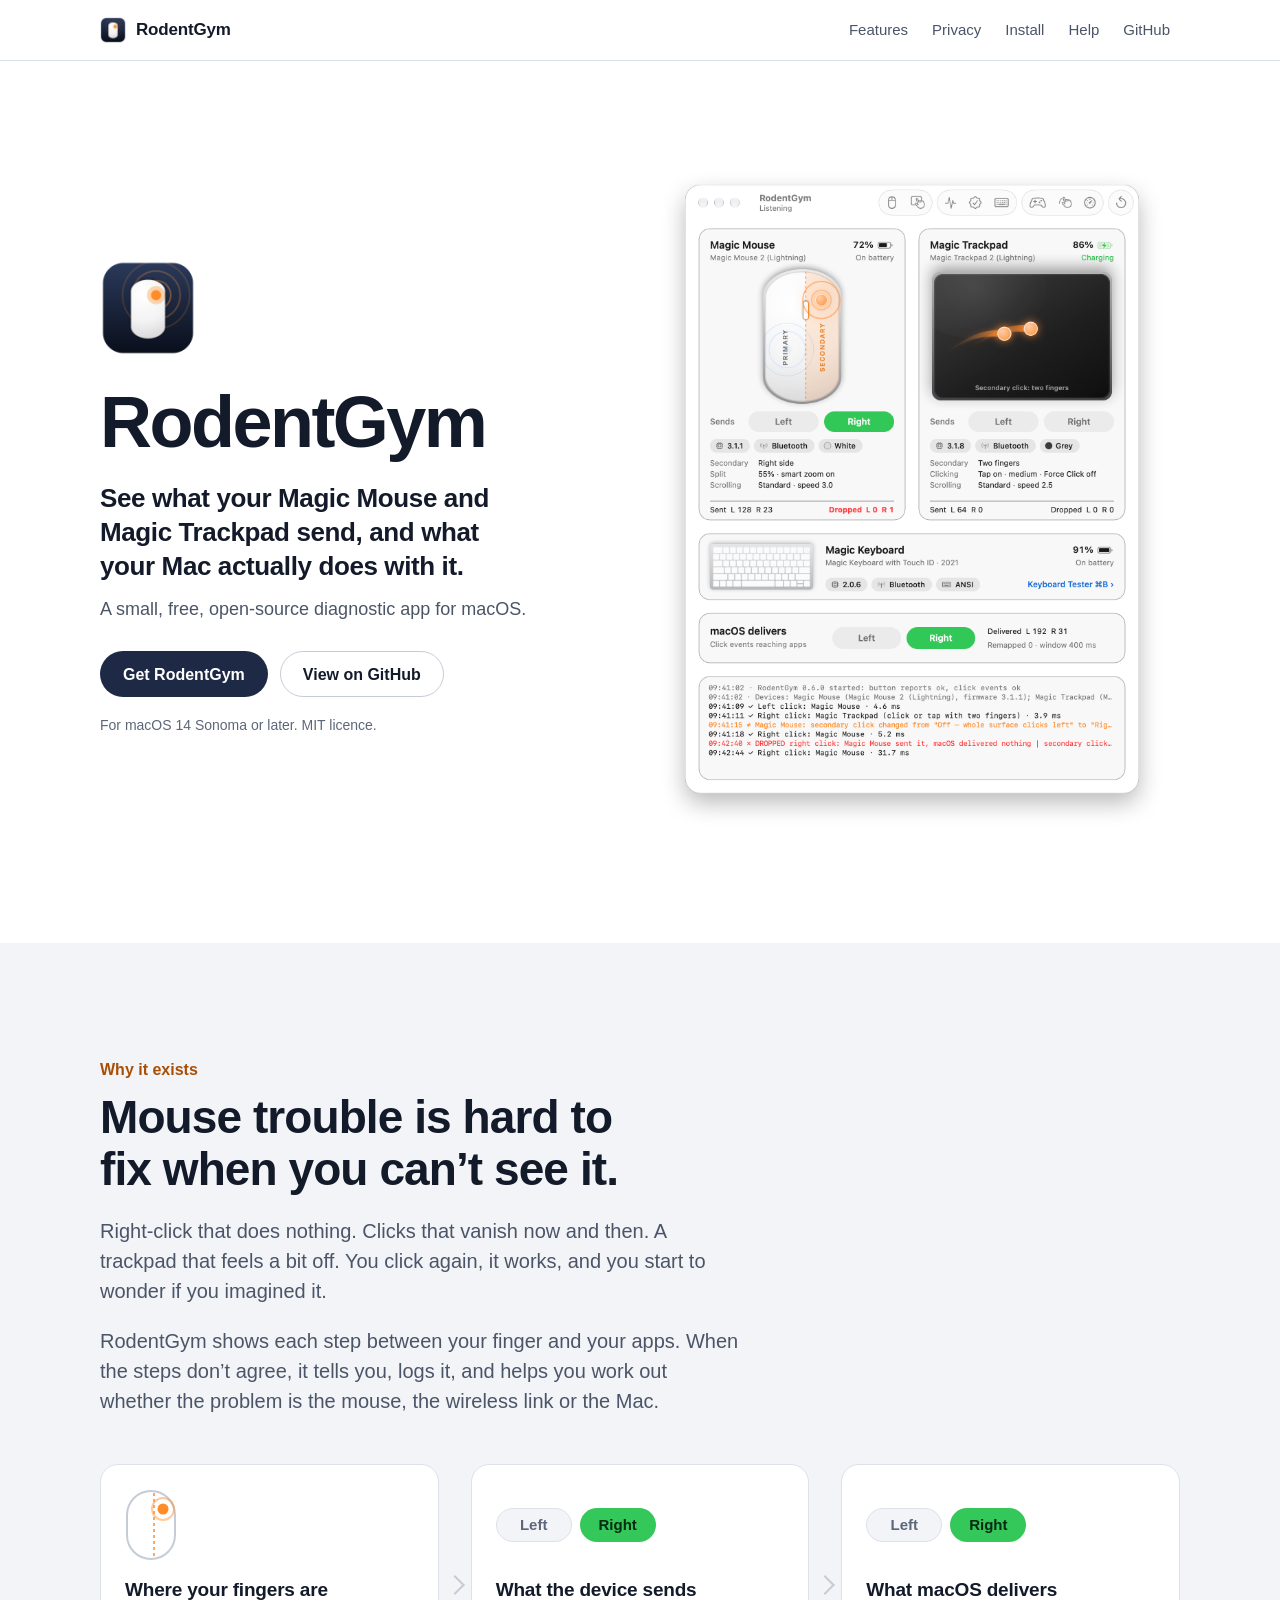
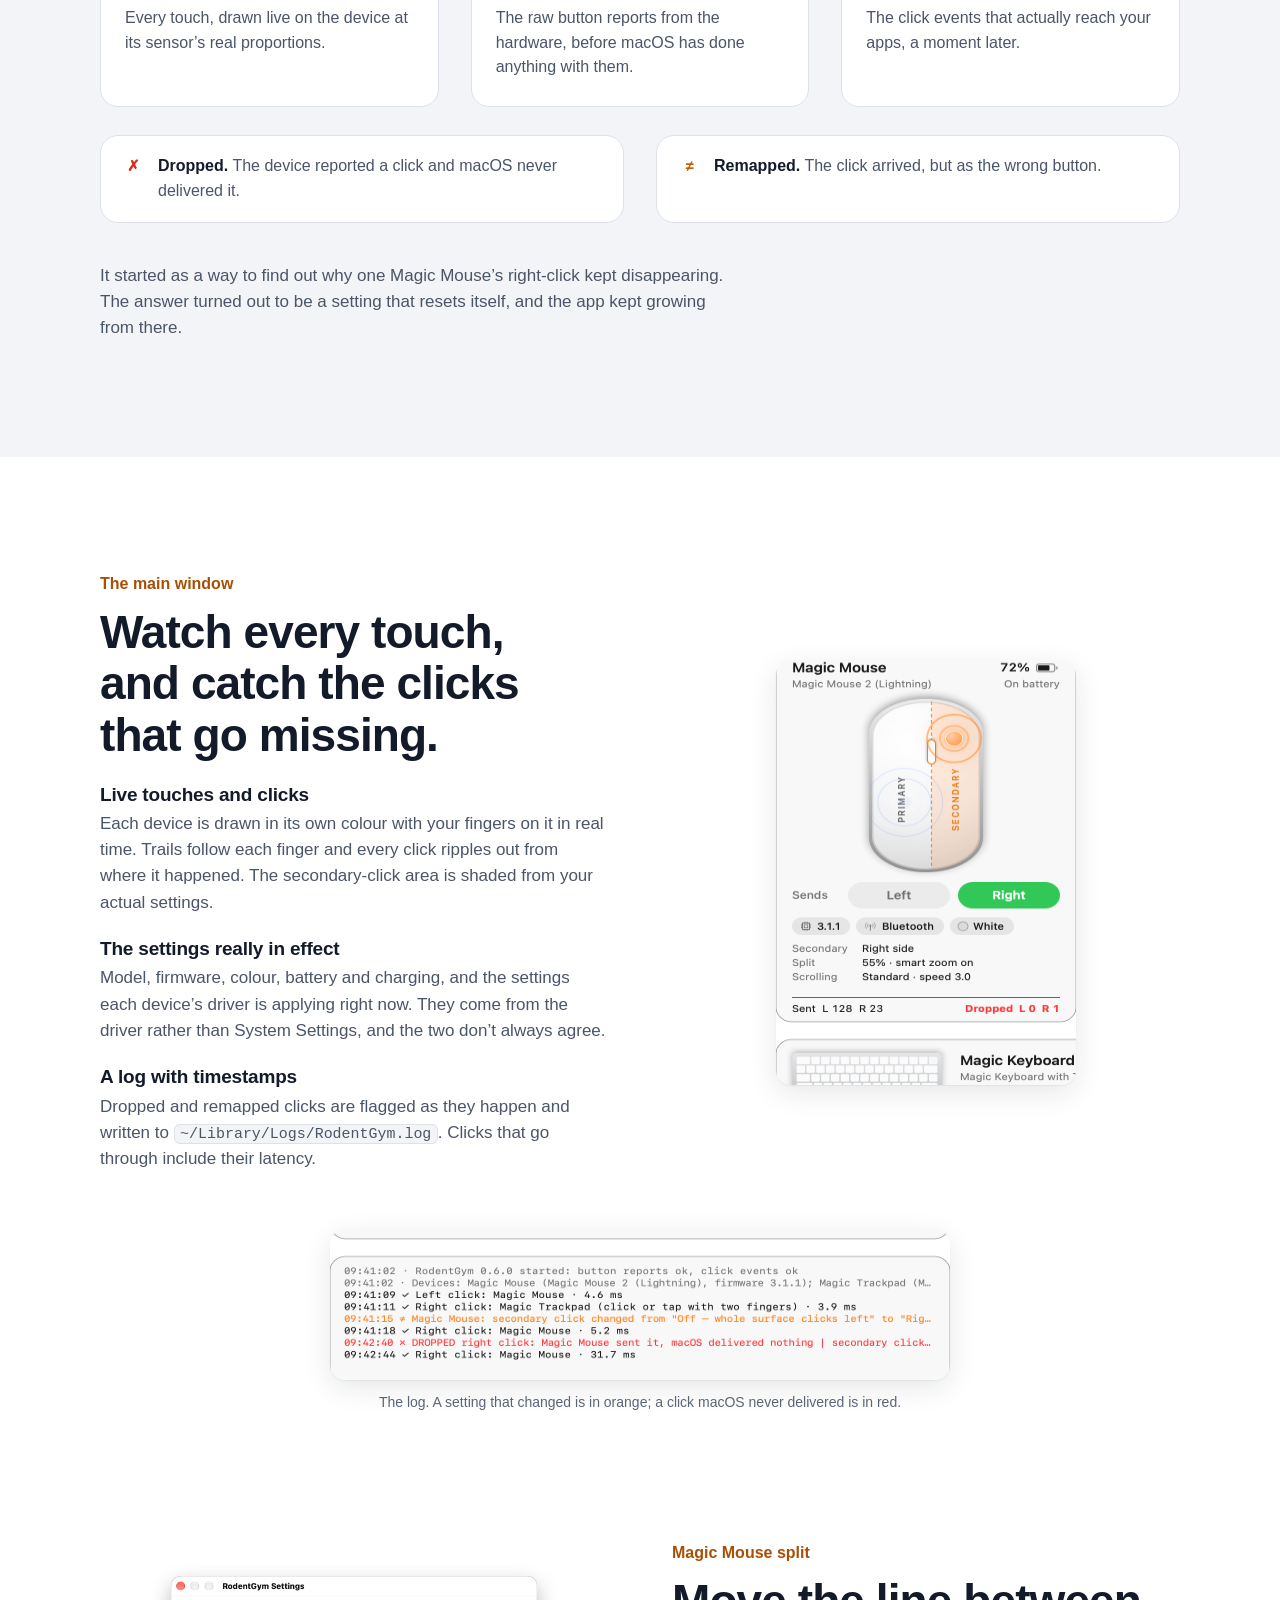
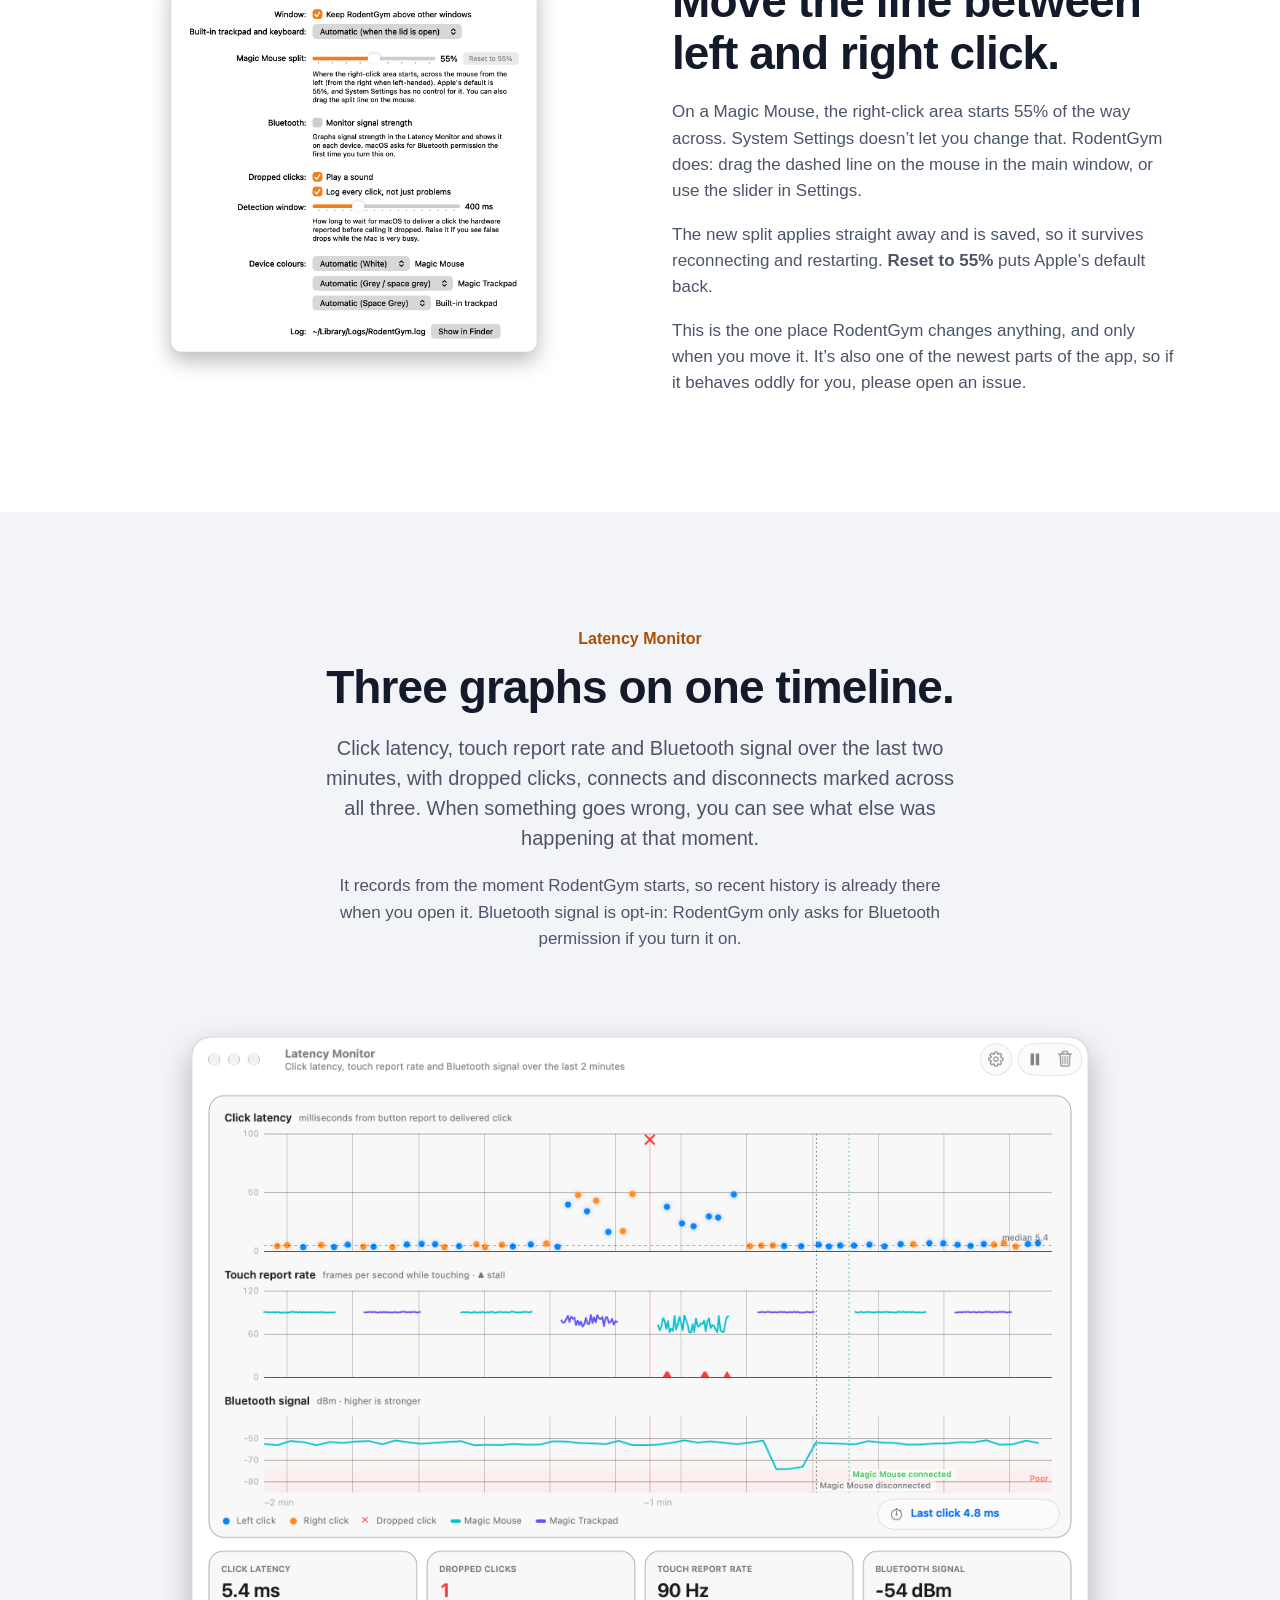
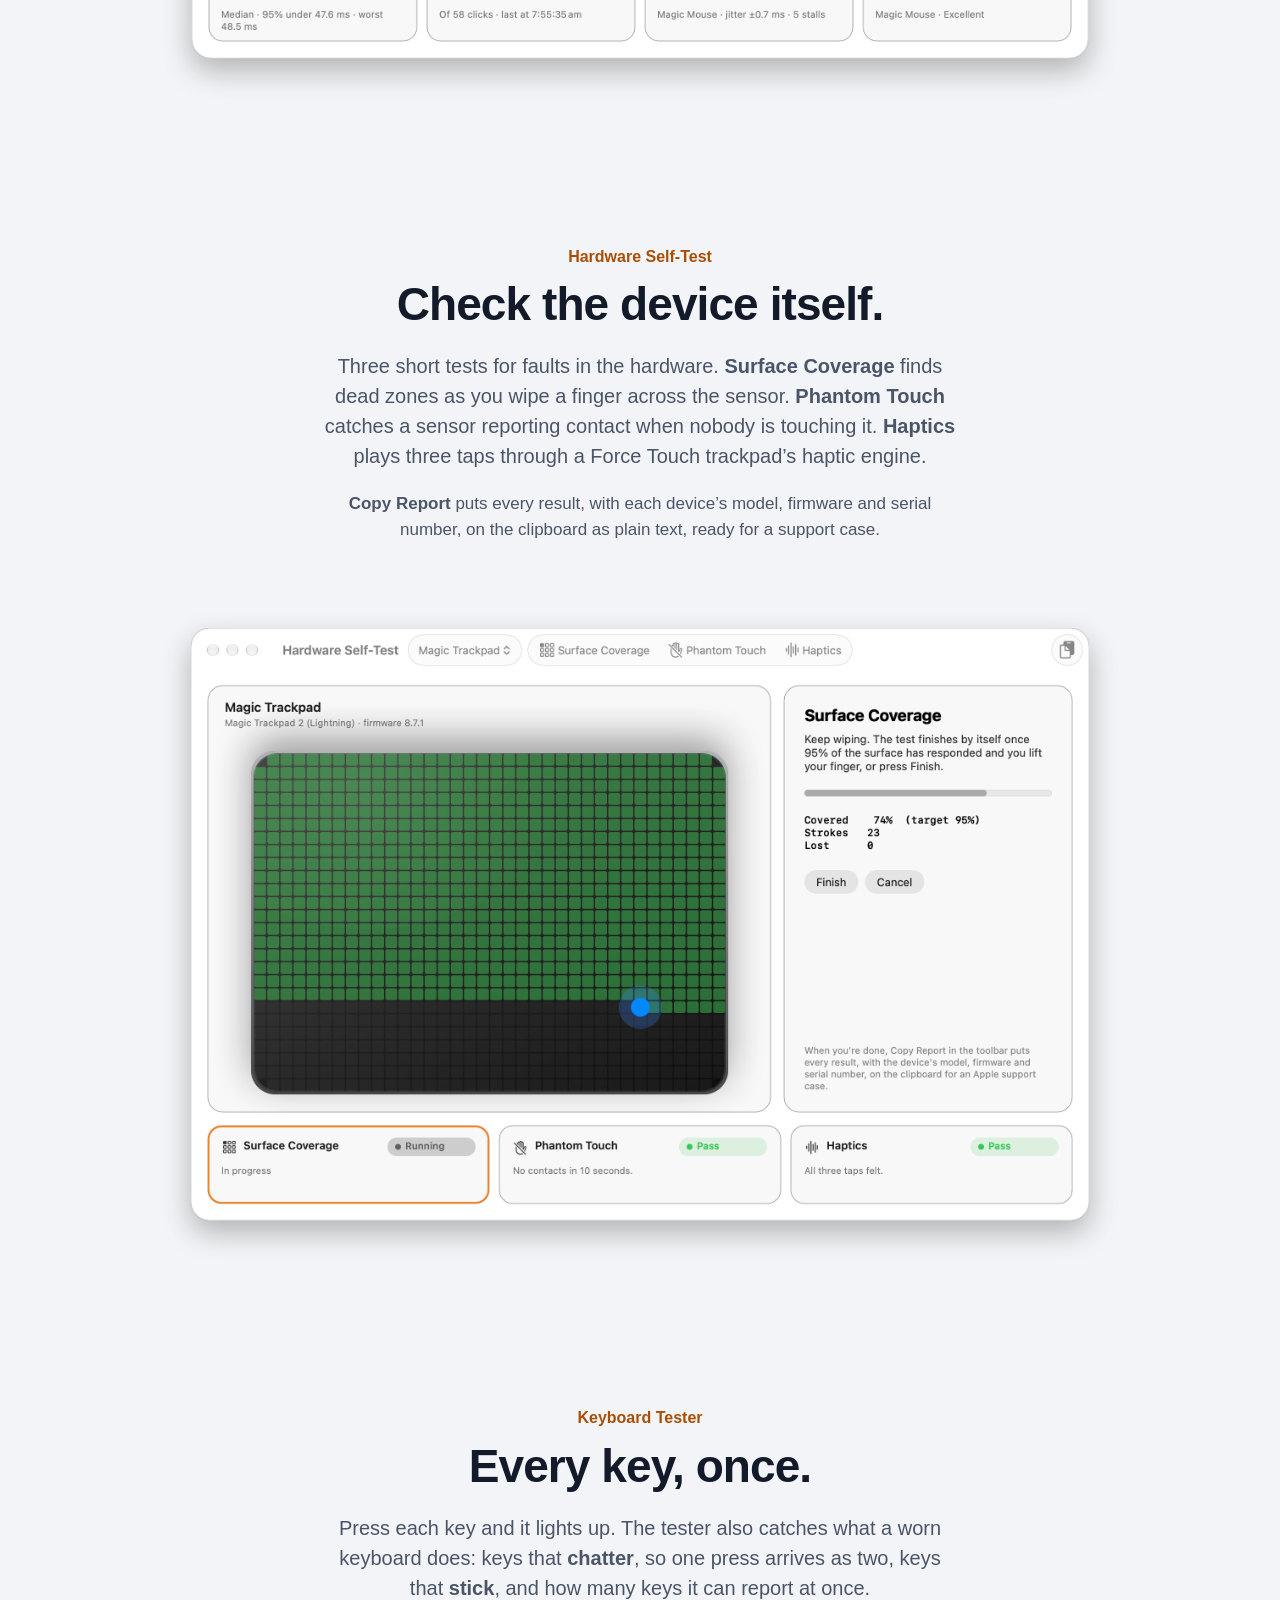
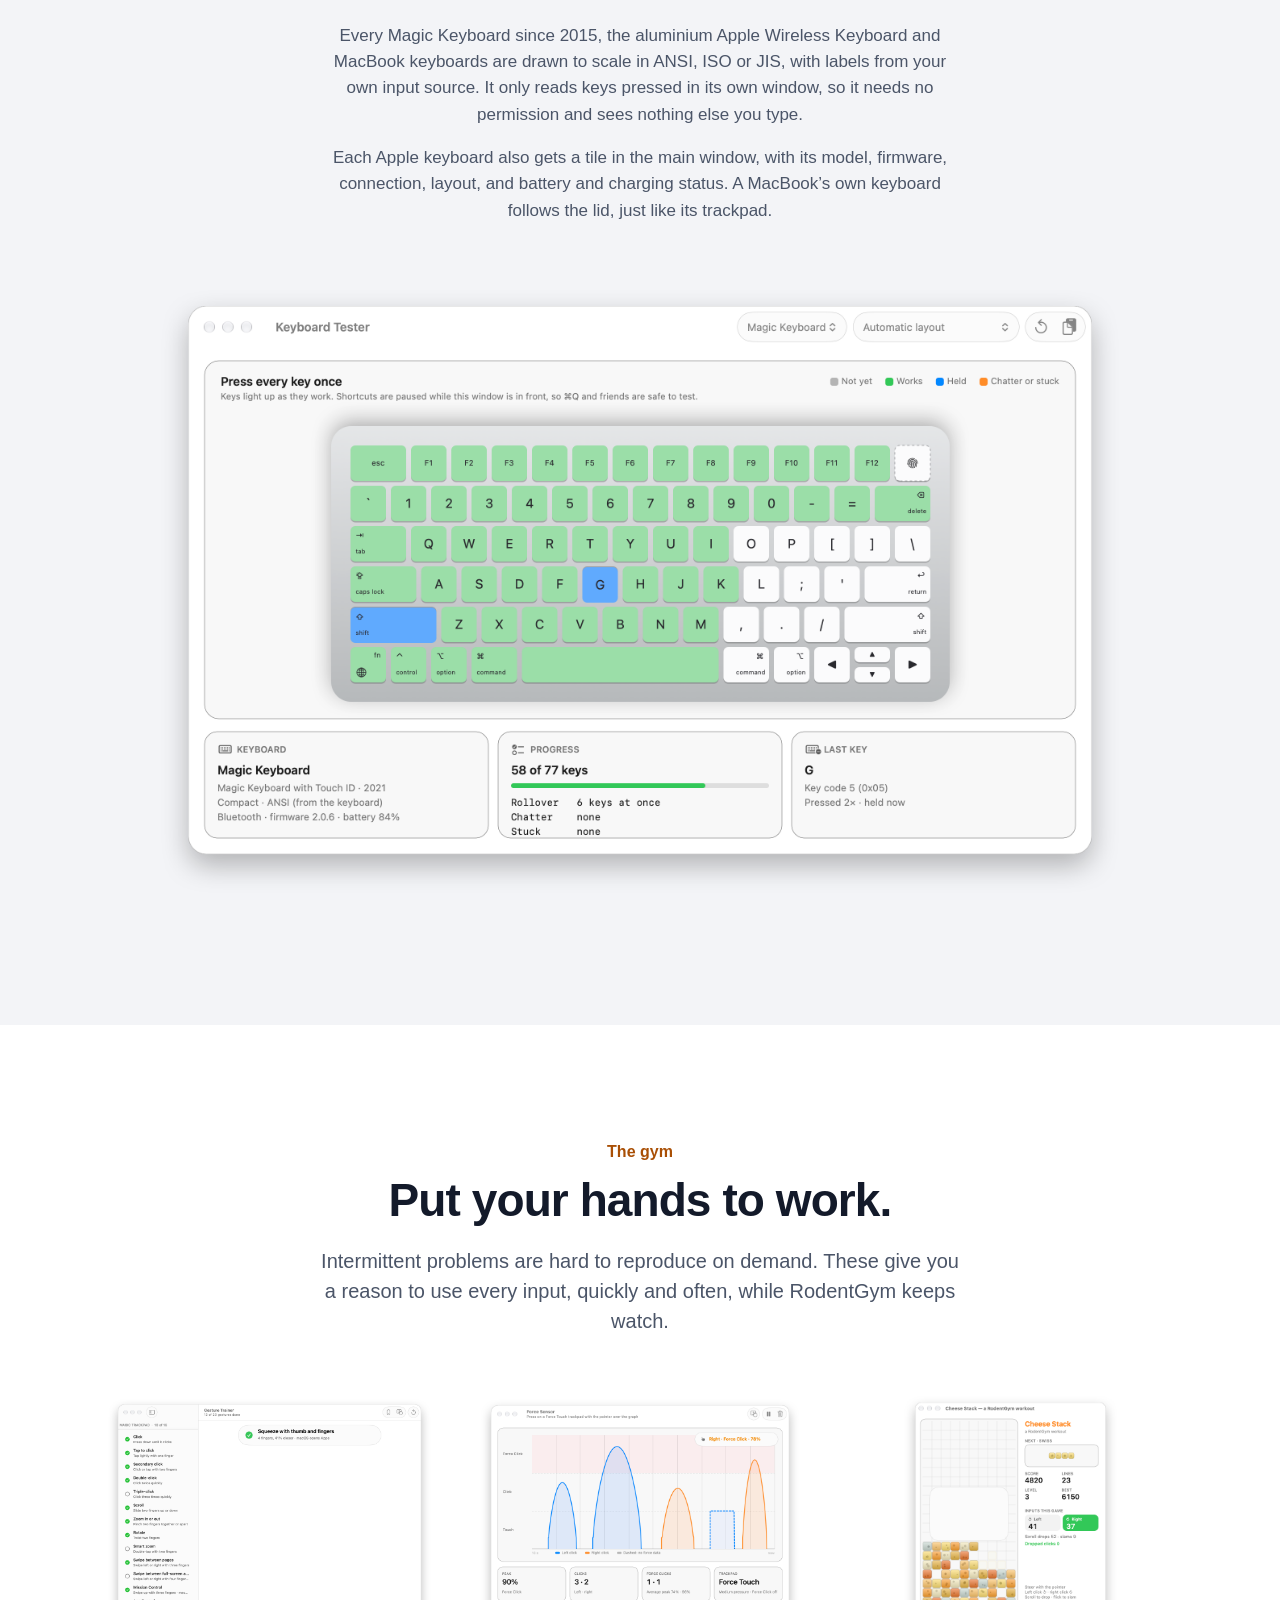
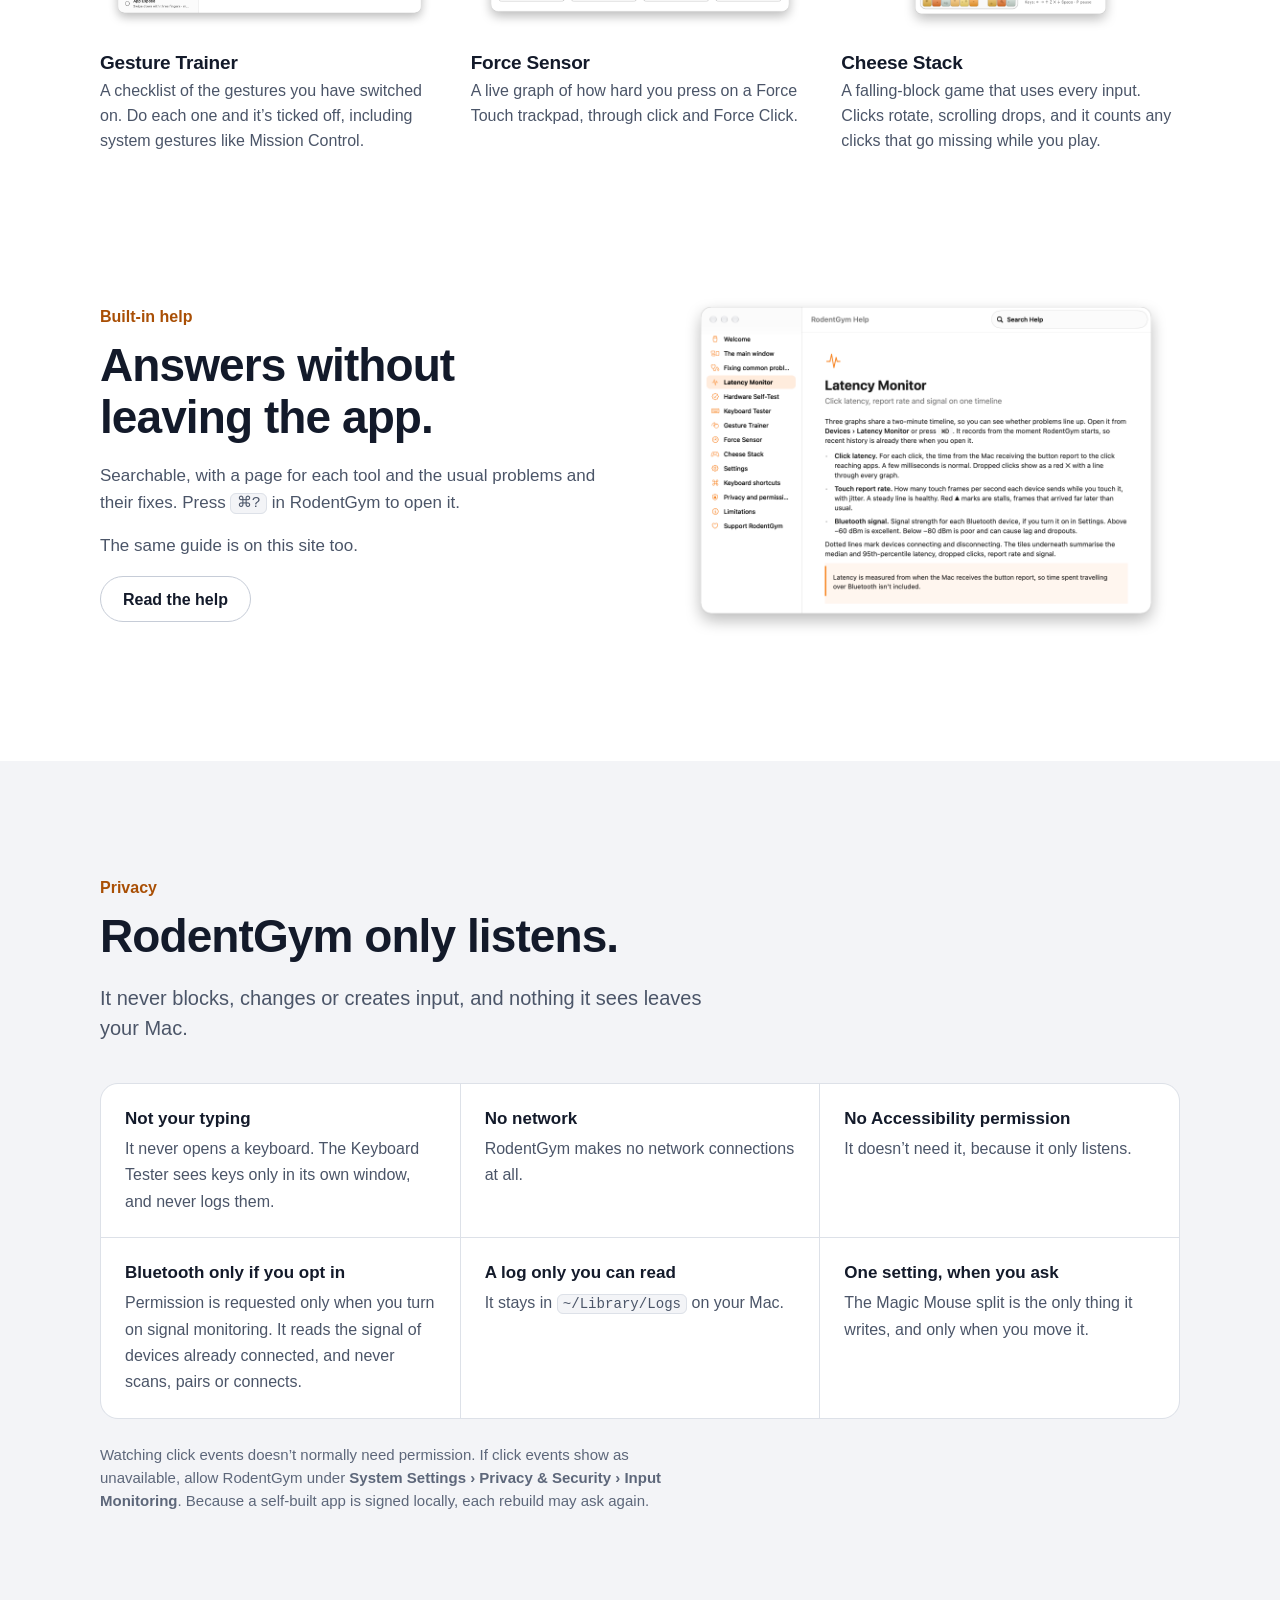
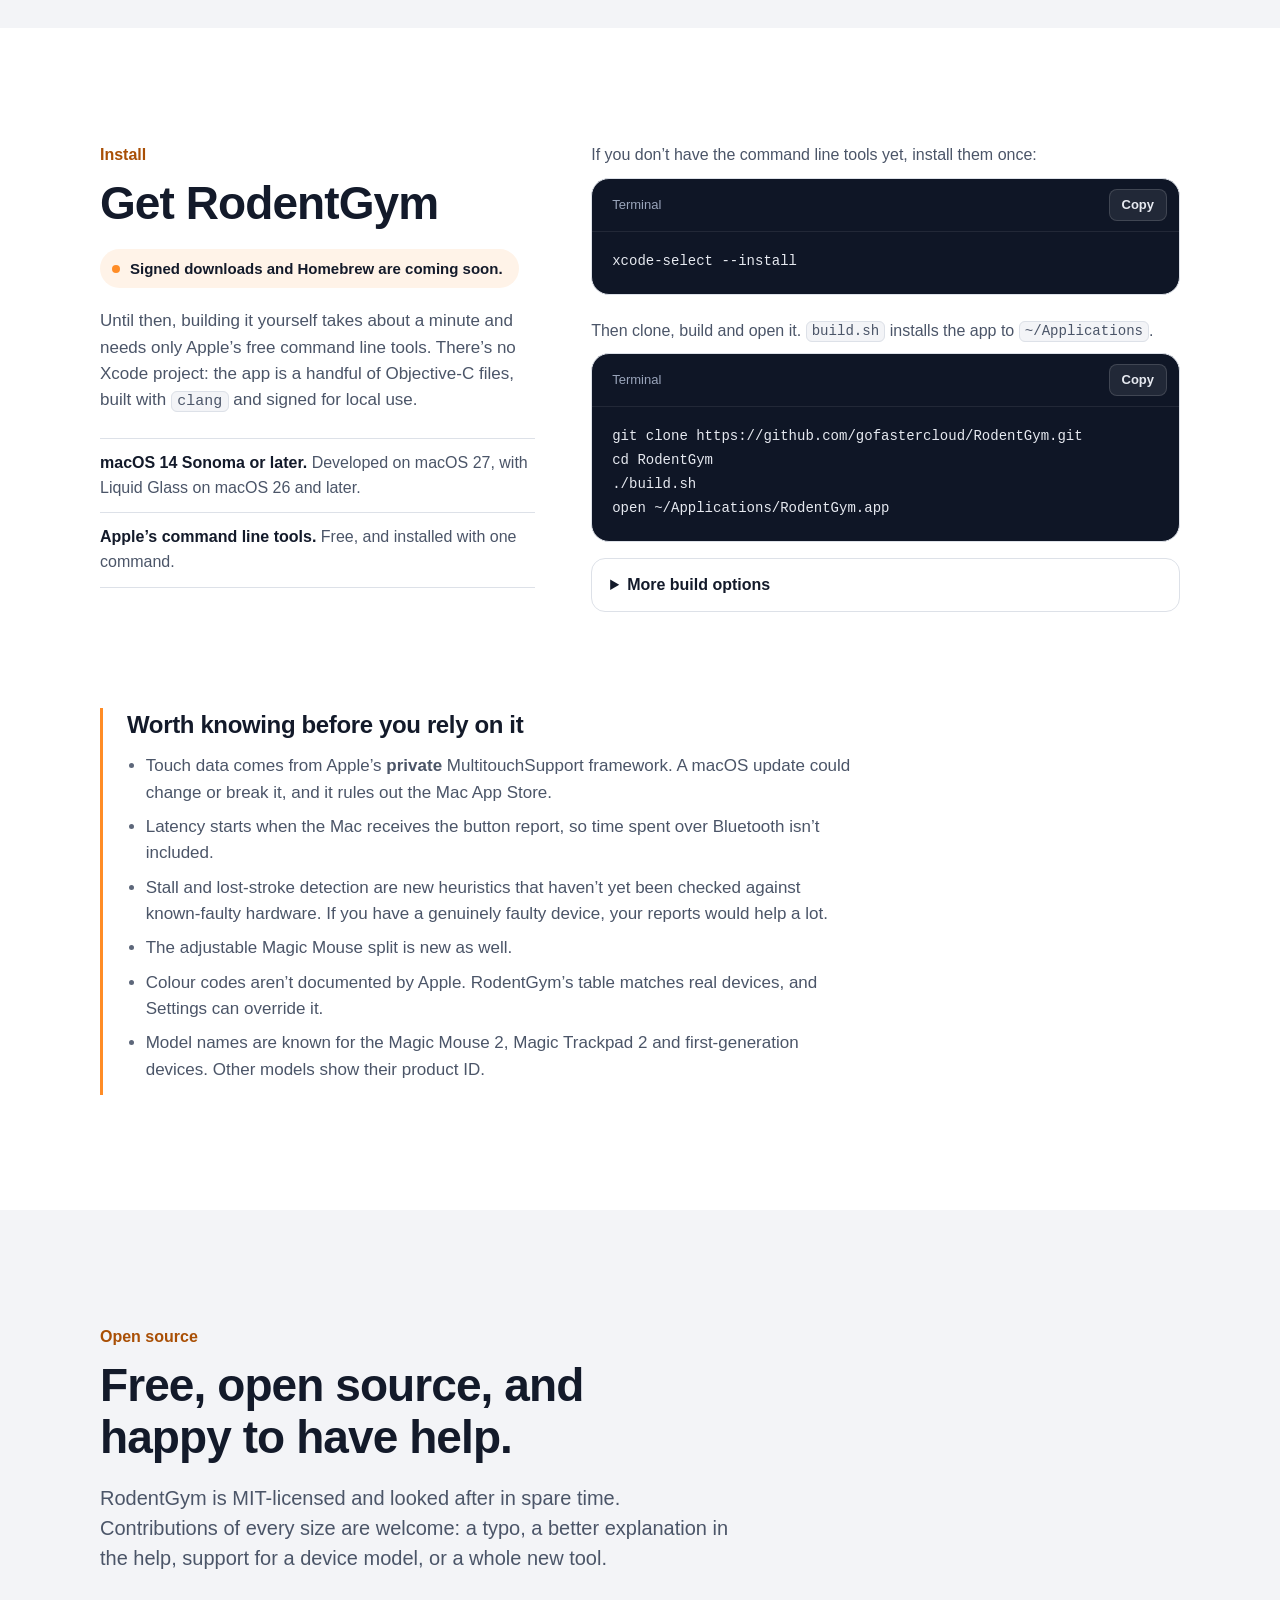
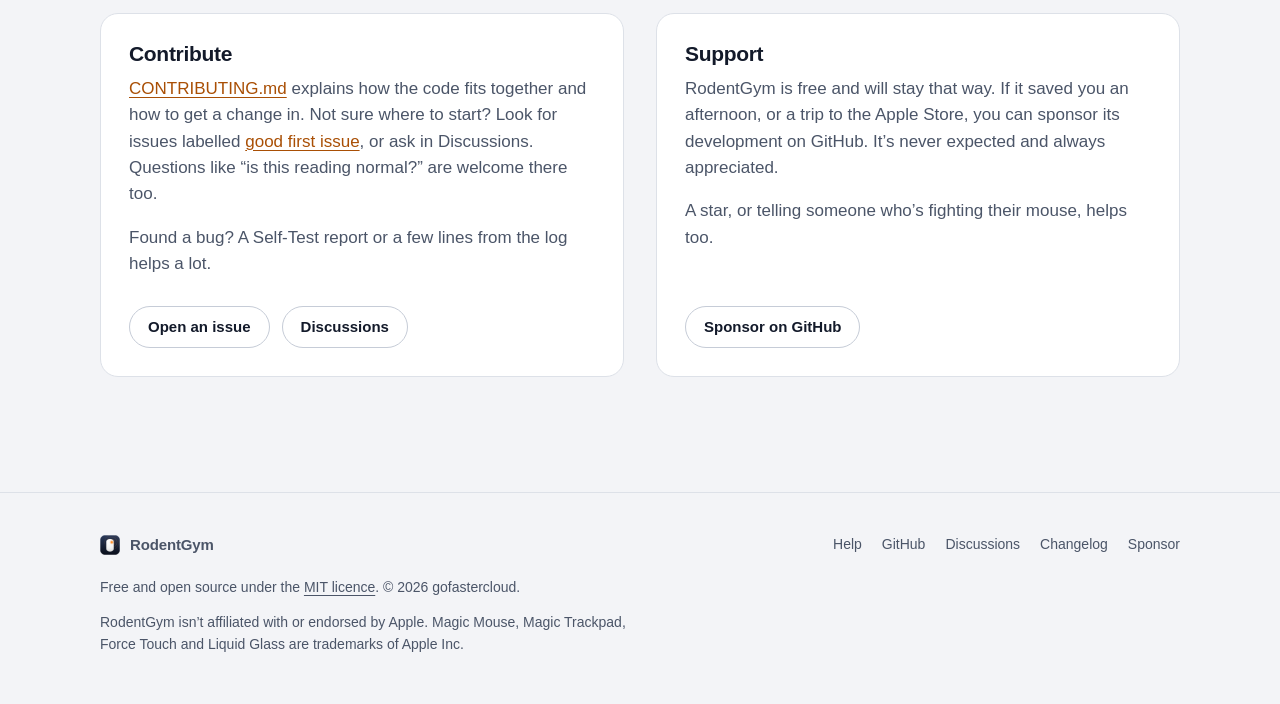
<file: docs/index.html>
<!doctype html>
<html lang="en-AU">
<head>
<meta charset="utf-8">
<meta name="viewport" content="width=device-width, initial-scale=1">
<title>RodentGym: see what your Magic Mouse and Magic Trackpad are doing</title>
<meta name="description" content="A small, free, open-source diagnostic app for macOS. See what your Magic Mouse and Magic Trackpad send, what macOS delivers, and catch the clicks that go missing.">
<link rel="canonical" href="https://gofastercloud.github.io/RodentGym/">
<meta name="color-scheme" content="light dark">
<meta name="theme-color" content="#ffffff" media="(prefers-color-scheme: light)">
<meta name="theme-color" content="#0b111e" media="(prefers-color-scheme: dark)">
<link rel="icon" type="image/png" href="images/icon.png">
<link rel="apple-touch-icon" href="images/icon.png">

<meta property="og:type" content="website">
<meta property="og:site_name" content="RodentGym">
<meta property="og:title" content="RodentGym">
<meta property="og:description" content="See what your Magic Mouse and Magic Trackpad send, and what your Mac actually does with it. A small, free, open-source diagnostic app for macOS.">
<meta property="og:url" content="https://gofastercloud.github.io/RodentGym/">
<meta property="og:image" content="https://gofastercloud.github.io/RodentGym/images/main-light.png">
<meta property="og:image:width" content="1560">
<meta property="og:image:height" content="1780">
<meta property="og:image:alt" content="RodentGym's main window, showing a Magic Mouse and a Magic Trackpad with live touches and the click log">
<meta property="og:locale" content="en_AU">
<meta name="twitter:card" content="summary_large_image">
<meta name="twitter:title" content="RodentGym">
<meta name="twitter:description" content="See what your Magic Mouse and Magic Trackpad send, and what your Mac actually does with it. Free and open source.">
<meta name="twitter:image" content="https://gofastercloud.github.io/RodentGym/images/main-light.png">
<meta name="twitter:image:alt" content="RodentGym's main window, showing a Magic Mouse and a Magic Trackpad with live touches and the click log">

<link rel="stylesheet" href="style.css">
</head>
<body>
<a class="skip" href="#main">Skip to content</a>

<header class="site-header">
  <div class="wrap">
    <a class="brand" href="./" aria-label="RodentGym home">
      <img src="images/icon.png" alt="" width="30" height="30">
      <span>RodentGym</span>
    </a>
    <nav class="site-nav" aria-label="Main">
      <ul>
        <li class="wide-only"><a href="#features">Features</a></li>
        <li class="wide-only"><a href="#privacy">Privacy</a></li>
        <li class="wide-only"><a href="#install">Install</a></li>
        <li><a href="help.html">Help</a></li>
        <li><a href="https://github.com/gofastercloud/RodentGym">GitHub</a></li>
      </ul>
    </nav>
  </div>
</header>

<main id="main">

  <!-- Hero -->
  <section class="hero" aria-labelledby="title">
    <div class="wrap">
      <div class="hero-text">
        <img class="hero-icon" src="images/icon.png" alt="" width="112" height="112">
        <h1 id="title">RodentGym</h1>
        <p class="tagline">See what your Magic&nbsp;Mouse and Magic&nbsp;Trackpad send, and what your Mac actually does with&nbsp;it.</p>
        <p class="sub">A small, free, open-source diagnostic app for macOS.</p>
        <div class="buttons">
          <a class="button button-primary" href="#install">Get RodentGym</a>
          <a class="button button-secondary" href="https://github.com/gofastercloud/RodentGym">View on GitHub</a>
        </div>
        <p class="fine">For macOS 14 Sonoma or later. MIT licence.</p>
      </div>
      <figure class="shot hero-shot">
        <picture>
          <source media="(prefers-color-scheme: dark)" srcset="images/main-dark.png">
          <img src="images/main-light.png" width="1560" height="2012" fetchpriority="high"
               alt="RodentGym's main window. A Magic Mouse card shows a touch on the right-hand side of the split, a Magic Trackpad card shows two fingers with trails, and the log underneath lists clicks, including one dropped right-click in red.">
        </picture>
      </figure>
    </div>
  </section>

  <!-- Why it exists -->
  <section class="section section-soft" id="why" aria-labelledby="why-title">
    <div class="wrap">
      <div class="prose">
        <span class="eyebrow">Why it exists</span>
        <h2 class="section-title" id="why-title">Mouse trouble is hard to fix when you can&rsquo;t see it.</h2>
        <p class="lede">Right-click that does nothing. Clicks that vanish now and then. A trackpad that feels a bit off. You click again, it works, and you start to wonder if you imagined it.</p>
        <p class="lede">RodentGym shows each step between your finger and your apps. When the steps don&rsquo;t agree, it tells you, logs it, and helps you work out whether the problem is the mouse, the wireless link or the Mac.</p>
      </div>

      <ol class="steps">
        <li class="step">
          <div class="step-visual" aria-hidden="true">
            <svg class="mini-mouse" viewBox="0 0 52 72" fill="none">
              <rect x="2" y="2" width="48" height="68" rx="24" fill="var(--surface)" stroke="var(--line-strong)" stroke-width="2"/>
              <line x1="29" y1="4" x2="29" y2="68" stroke="var(--accent)" stroke-width="1.5" stroke-dasharray="3 3"/>
              <circle cx="38" cy="20" r="11" stroke="var(--accent)" stroke-opacity="0.45" stroke-width="2"/>
              <circle cx="38" cy="20" r="5.5" fill="var(--accent)"/>
            </svg>
          </div>
          <h3>Where your fingers are</h3>
          <p>Every touch, drawn live on the device at its sensor&rsquo;s real proportions.</p>
        </li>
        <li class="step">
          <div class="step-visual" aria-hidden="true">
            <div class="pills"><span class="pill">Left</span><span class="pill pill-on">Right</span></div>
          </div>
          <h3>What the device sends</h3>
          <p>The raw button reports from the hardware, before macOS has done anything with them.</p>
        </li>
        <li class="step">
          <div class="step-visual" aria-hidden="true">
            <div class="pills"><span class="pill">Left</span><span class="pill pill-on">Right</span></div>
          </div>
          <h3>What macOS delivers</h3>
          <p>The click events that actually reach your apps, a moment later.</p>
        </li>
      </ol>

      <div class="mismatch">
        <div>
          <span class="tag tag-bad" aria-hidden="true">&#x2717;</span>
          <p><strong>Dropped.</strong> The device reported a click and macOS never delivered it.</p>
        </div>
        <div>
          <span class="tag tag-warn" aria-hidden="true">&#x2260;</span>
          <p><strong>Remapped.</strong> The click arrived, but as the wrong button.</p>
        </div>
      </div>

      <p class="origin">It started as a way to find out why one Magic Mouse&rsquo;s right-click kept disappearing. The answer turned out to be a setting that resets itself, and the app kept growing from there.</p>
    </div>
  </section>

  <!-- Main window and split -->
  <section class="section" id="features" aria-labelledby="features-title">
    <div class="wrap">
      <div class="feature feature-split">
        <div class="feature-text">
          <span class="eyebrow">The main window</span>
          <h2 class="section-title" id="features-title">Watch every touch, and catch the clicks that go missing.</h2>
          <h3>Live touches and clicks</h3>
          <p>Each device is drawn in its own colour with your fingers on it in real time. Trails follow each finger and every click ripples out from where it happened. The secondary-click area is shaded from your actual settings.</p>
          <h3>The settings really in effect</h3>
          <p>Model, firmware, colour, battery and charging, and the settings each device&rsquo;s driver is applying right now. They come from the driver rather than System Settings, and the two don&rsquo;t always agree.</p>
          <h3>A log with timestamps</h3>
          <p>Dropped and remapped clicks are flagged as they happen and written to <code>~/Library/Logs/RodentGym.log</code>. Clicks that go through include their latency.</p>
        </div>
        <div class="feature-media">
          <div class="crop crop-card">
            <picture>
              <source media="(prefers-color-scheme: dark)" srcset="images/main-dark.png">
              <img src="images/main-light.png" width="1560" height="2012" loading="lazy"
                   alt="Detail of a Magic Mouse card: a touch in the orange secondary area, Sends Right lit, and one dropped right-click counted in red.">
            </picture>
          </div>
        </div>
      </div>

      <figure class="log-figure">
        <div class="crop crop-log">
          <picture>
            <source media="(prefers-color-scheme: dark)" srcset="images/main-dark.png">
            <img src="images/main-light.png" width="1560" height="2012" loading="lazy"
                 alt="Detail of the log: normal clicks with their latency, a setting change in orange, and a dropped right-click in red.">
          </picture>
        </div>
        <figcaption class="caption">The log. A setting that changed is in orange; a click macOS never delivered is in red.</figcaption>
      </figure>

      <div class="feature feature-split flip">
        <div class="feature-text">
          <span class="eyebrow">Magic Mouse split</span>
          <h2 class="section-title">Move the line between left and right click.</h2>
          <p>On a Magic Mouse, the right-click area starts 55% of the way across. System Settings doesn&rsquo;t let you change that. RodentGym does: drag the dashed line on the mouse in the main window, or use the slider in Settings.</p>
          <p>The new split applies straight away and is saved, so it survives reconnecting and restarting. <strong>Reset to 55%</strong> puts Apple&rsquo;s default back.</p>
          <p>This is the one place RodentGym changes anything, and only when you move it. It&rsquo;s also one of the newest parts of the app, so if it behaves oddly for you, please open an issue.</p>
        </div>
        <div class="feature-media">
          <figure class="shot split-shot">
            <picture>
              <source media="(prefers-color-scheme: dark)" srcset="images/settings-dark.png">
              <img src="images/settings-light.png" width="1432" height="1462" loading="lazy"
                   alt="RodentGym Settings, with the Magic Mouse split slider at 55% and a Reset to 55% button, plus Bluetooth, dropped-click and device colour options.">
            </picture>
          </figure>
        </div>
      </div>
    </div>
  </section>

  <!-- Latency Monitor, Self-Test and Keyboard Tester -->
  <section class="section section-soft" id="tools" aria-label="Latency Monitor, Hardware Self-Test and Keyboard Tester">
    <div class="wrap">
      <div class="feature feature-wide">
        <div class="feature-text">
          <span class="eyebrow">Latency Monitor</span>
          <h2 class="section-title">Three graphs on one timeline.</h2>
          <p class="lede">Click latency, touch report rate and Bluetooth signal over the last two minutes, with dropped clicks, connects and disconnects marked across all three. When something goes wrong, you can see what else was happening at that moment.</p>
          <p>It records from the moment RodentGym starts, so recent history is already there when you open it. Bluetooth signal is opt-in: RodentGym only asks for Bluetooth permission if you turn it on.</p>
        </div>
        <figure class="shot">
          <picture>
            <source media="(prefers-color-scheme: dark)" srcset="images/latency-monitor-dark.png">
            <img src="images/latency-monitor-light.png" width="2320" height="1680" loading="lazy"
                 alt="The Latency Monitor: click latency dots, touch report rate lines with stall markers, and Bluetooth signal, all on a two-minute timeline with a dropped click marked in red.">
          </picture>
        </figure>
      </div>

      <div class="feature feature-wide">
        <div class="feature-text">
          <span class="eyebrow">Hardware Self-Test</span>
          <h2 class="section-title">Check the device itself.</h2>
          <p class="lede">Three short tests for faults in the hardware. <strong>Surface Coverage</strong> finds dead zones as you wipe a finger across the sensor. <strong>Phantom Touch</strong> catches a sensor reporting contact when nobody is touching it. <strong>Haptics</strong> plays three taps through a Force Touch trackpad&rsquo;s haptic engine.</p>
          <p><strong>Copy Report</strong> puts every result, with each device&rsquo;s model, firmware and serial number, on the clipboard as plain text, ready for a support case.</p>
        </div>
        <figure class="shot">
          <picture>
            <source media="(prefers-color-scheme: dark)" srcset="images/self-test-dark.png">
            <img src="images/self-test-light.png" width="2360" height="1640" loading="lazy"
                 alt="The Hardware Self-Test partway through Surface Coverage on a Magic Trackpad, with most of the grid green and Phantom Touch and Haptics already passed.">
          </picture>
        </figure>
      </div>

      <div class="feature feature-wide">
        <div class="feature-text">
          <span class="eyebrow">Keyboard Tester</span>
          <h2 class="section-title">Every key, once.</h2>
          <p class="lede">Press each key and it lights up. The tester also catches what a worn keyboard does: keys that <strong>chatter</strong>, so one press arrives as two, keys that <strong>stick</strong>, and how many keys it can report at once.</p>
          <p>Every Magic Keyboard since 2015, the aluminium Apple Wireless Keyboard and MacBook keyboards are drawn to scale in ANSI, ISO or JIS, with labels from your own input source. It only reads keys pressed in its own window, so it needs no permission and sees nothing else you type.</p>
          <p>Each Apple keyboard also gets a tile in the main window, with its model, firmware, connection, layout, and battery and charging status. A MacBook&rsquo;s own keyboard follows the lid, just like its trackpad.</p>
        </div>
        <figure class="shot">
          <picture>
            <source media="(prefers-color-scheme: dark)" srcset="images/keyboard-tester-dark.png">
            <img src="images/keyboard-tester-light.png" width="2480" height="1600" loading="lazy"
                 alt="The Keyboard Tester: a Magic Keyboard with Touch ID drawn to scale, most keys green, shift and G held in blue, with progress, rollover and the last key below.">
          </picture>
        </figure>
      </div>
    </div>
  </section>

  <!-- The gym -->
  <section class="section" id="gym" aria-labelledby="gym-title">
    <div class="wrap">
      <div class="prose center">
        <span class="eyebrow">The gym</span>
        <h2 class="section-title" id="gym-title">Put your hands to work.</h2>
        <p class="lede">Intermittent problems are hard to reproduce on demand. These give you a reason to use every input, quickly and often, while RodentGym keeps watch.</p>
      </div>

      <div class="trio">
        <figure>
          <div class="frame">
            <picture>
              <source media="(prefers-color-scheme: dark)" srcset="images/gesture-trainer-dark.png">
              <img src="images/gesture-trainer-light.png" width="2280" height="1640" loading="lazy"
                   alt="The Gesture Trainer with a checklist of trackpad gestures, most ticked, and a banner reading Squeeze with thumb and fingers.">
            </picture>
          </div>
          <figcaption>
            <h3>Gesture Trainer</h3>
            <p>A checklist of the gestures you have switched on. Do each one and it&rsquo;s ticked off, including system gestures like Mission Control.</p>
          </figcaption>
        </figure>
        <figure>
          <div class="frame">
            <picture>
              <source media="(prefers-color-scheme: dark)" srcset="images/force-sensor-dark.png">
              <img src="images/force-sensor-light.png" width="2040" height="1480" loading="lazy"
                   alt="The Force Sensor graph, showing left and right presses rising through the Touch, Click and Force Click bands.">
            </picture>
          </div>
          <figcaption>
            <h3>Force Sensor</h3>
            <p>A live graph of how hard you press on a Force Touch trackpad, through click and Force Click.</p>
          </figcaption>
        </figure>
        <figure>
          <div class="frame">
            <picture>
              <source media="(prefers-color-scheme: dark)" srcset="images/cheese-stack-dark.png">
              <img src="images/cheese-stack-light.png" width="1304" height="1424" loading="lazy"
                   alt="Cheese Stack, a falling-block game made of cheese pieces, with left and right click counts and Dropped clicks 0.">
            </picture>
          </div>
          <figcaption>
            <h3>Cheese Stack</h3>
            <p>A falling-block game that uses every input. Clicks rotate, scrolling drops, and it counts any clicks that go missing while you play.</p>
          </figcaption>
        </figure>
      </div>

      <div class="feature feature-split">
        <div class="feature-text">
          <span class="eyebrow">Built-in help</span>
          <h2 class="section-title">Answers without leaving the app.</h2>
          <p>Searchable, with a page for each tool and the usual problems and their fixes. Press <kbd>&#x2318;?</kbd> in RodentGym to open it.</p>
          <p>The same guide is on this site too.</p>
          <div class="buttons"><a class="button button-secondary" href="help.html">Read the help</a></div>
        </div>
        <div class="feature-media">
          <figure class="shot">
            <picture>
              <source media="(prefers-color-scheme: dark)" srcset="images/help-dark.png">
              <img src="images/help-light.png" width="2120" height="1520" loading="lazy"
                   alt="RodentGym Help, with a sidebar of topics and the Latency Monitor page open.">
            </picture>
          </figure>
        </div>
      </div>
    </div>
  </section>

  <!-- Privacy -->
  <section class="section section-soft" id="privacy" aria-labelledby="privacy-title">
    <div class="wrap">
      <div class="prose">
        <span class="eyebrow">Privacy</span>
        <h2 class="section-title" id="privacy-title">RodentGym only listens.</h2>
        <p class="lede">It never blocks, changes or creates input, and nothing it sees leaves your Mac.</p>
      </div>
      <ul class="facts">
        <li><strong>Not your typing</strong><span>It never opens a keyboard. The Keyboard Tester sees keys only in its own window, and never logs them.</span></li>
        <li><strong>No network</strong><span>RodentGym makes no network connections at all.</span></li>
        <li><strong>No Accessibility permission</strong><span>It doesn&rsquo;t need it, because it only listens.</span></li>
        <li><strong>Bluetooth only if you opt in</strong><span>Permission is requested only when you turn on signal monitoring. It reads the signal of devices already connected, and never scans, pairs or connects.</span></li>
        <li><strong>A log only you can read</strong><span>It stays in <code>~/Library/Logs</code> on your Mac.</span></li>
        <li><strong>One setting, when you ask</strong><span>The Magic Mouse split is the only thing it writes, and only when you move it.</span></li>
      </ul>
      <p class="note">Watching click events doesn&rsquo;t normally need permission. If click events show as unavailable, allow RodentGym under <strong>System Settings &rsaquo; Privacy &amp; Security &rsaquo; Input Monitoring</strong>. Because a self-built app is signed locally, each rebuild may ask again.</p>
    </div>
  </section>

  <!-- Install -->
  <section class="section" id="install" aria-labelledby="install-title">
    <div class="wrap">
      <div class="install">
        <div>
          <span class="eyebrow">Install</span>
          <h2 class="section-title" id="install-title">Get RodentGym</h2>
          <p class="notice">Signed downloads and Homebrew are coming soon.</p>
          <p class="install-intro">Until then, building it yourself takes about a minute and needs only Apple&rsquo;s free command line tools. There&rsquo;s no Xcode project: the app is a handful of Objective-C files, built with <code>clang</code> and signed for local use.</p>
          <ul class="requirements">
            <li><strong>macOS 14 Sonoma or later.</strong> Developed on macOS 27, with Liquid Glass on macOS 26 and later.</li>
            <li><strong>Apple&rsquo;s command line tools.</strong> Free, and installed with one command.</li>
          </ul>
        </div>

        <div>
          <p class="cmd-intro">If you don&rsquo;t have the command line tools yet, install them once:</p>
          <div class="code">
            <div class="code-head"><span>Terminal</span></div>
            <pre><code>xcode-select --install</code></pre>
          </div>

          <p class="cmd-intro cmd-intro-next">Then clone, build and open it. <code>build.sh</code> installs the app to <code>~/Applications</code>.</p>
          <div class="code">
            <div class="code-head"><span>Terminal</span></div>
            <pre><code>git clone https://github.com/gofastercloud/RodentGym.git
cd RodentGym
./build.sh
open ~/Applications/RodentGym.app</code></pre>
          </div>

          <details class="more">
            <summary>More build options</summary>
            <div class="more-body">
              <table class="rows">
                <tr><th scope="row"><code>./build.sh --no-install</code></th><td>Build only, into <code>./build</code></td></tr>
                <tr><th scope="row"><code>./build.sh --screenshot</code></th><td>Regenerate the images in <code>docs/images</code> from anonymised demo data</td></tr>
              </table>
              <p class="tight">To open straight into a tool:</p>
              <div class="code">
                <pre><code>open ~/Applications/RodentGym.app --args --show-latency --show-selftest --show-trainer --show-game --show-force</code></pre>
              </div>
            </div>
          </details>
        </div>
      </div>

      <aside class="limits" aria-labelledby="limits-title">
        <h2 id="limits-title">Worth knowing before you rely on it</h2>
        <ul>
          <li>Touch data comes from Apple&rsquo;s <strong>private</strong> MultitouchSupport framework. A macOS update could change or break it, and it rules out the Mac App Store.</li>
          <li>Latency starts when the Mac receives the button report, so time spent over Bluetooth isn&rsquo;t included.</li>
          <li>Stall and lost-stroke detection are new heuristics that haven&rsquo;t yet been checked against known-faulty hardware. If you have a genuinely faulty device, your reports would help a lot.</li>
          <li>The adjustable Magic Mouse split is new as well.</li>
          <li>Colour codes aren&rsquo;t documented by Apple. RodentGym&rsquo;s table matches real devices, and Settings can override it.</li>
          <li>Model names are known for the Magic Mouse 2, Magic Trackpad 2 and first-generation devices. Other models show their product ID.</li>
        </ul>
      </aside>
    </div>
  </section>

  <!-- Open source -->
  <section class="section section-soft" id="open-source" aria-labelledby="oss-title">
    <div class="wrap">
      <div class="prose">
        <span class="eyebrow">Open source</span>
        <h2 class="section-title" id="oss-title">Free, open source, and happy to have help.</h2>
        <p class="lede">RodentGym is MIT-licensed and looked after in spare time. Contributions of every size are welcome: a typo, a better explanation in the help, support for a device model, or a whole new tool.</p>
      </div>
      <div class="oss">
        <div class="oss-card">
          <h3>Contribute</h3>
          <p><a href="https://github.com/gofastercloud/RodentGym/blob/main/CONTRIBUTING.md">CONTRIBUTING.md</a> explains how the code fits together and how to get a change in. Not sure where to start? Look for issues labelled <a href="https://github.com/gofastercloud/RodentGym/labels/good%20first%20issue">good first issue</a>, or ask in Discussions. Questions like &ldquo;is this reading normal?&rdquo; are welcome there too.</p>
          <p>Found a bug? A Self-Test report or a few lines from the log helps a lot.</p>
          <div class="buttons">
            <a class="button button-secondary" href="https://github.com/gofastercloud/RodentGym/issues/new/choose">Open an issue</a>
            <a class="button button-secondary" href="https://github.com/gofastercloud/RodentGym/discussions">Discussions</a>
          </div>
        </div>
        <div class="oss-card">
          <h3>Support</h3>
          <p>RodentGym is free and will stay that way. If it saved you an afternoon, or a trip to the Apple Store, you can sponsor its development on GitHub. It&rsquo;s never expected and always appreciated.</p>
          <p>A star, or telling someone who&rsquo;s fighting their mouse, helps too.</p>
          <div class="buttons">
            <a class="button button-secondary" href="https://github.com/sponsors/gofastercloud">Sponsor on GitHub</a>
          </div>
        </div>
      </div>
    </div>
  </section>

</main>

<footer class="site-footer">
  <div class="wrap">
    <div class="footer-top">
      <a class="brand" href="./">
        <img src="images/icon.png" alt="" width="24" height="24" loading="lazy">
        <span>RodentGym</span>
      </a>
      <nav aria-label="Footer">
        <ul>
          <li><a href="help.html">Help</a></li>
          <li><a href="https://github.com/gofastercloud/RodentGym">GitHub</a></li>
          <li><a href="https://github.com/gofastercloud/RodentGym/discussions">Discussions</a></li>
          <li><a href="https://github.com/gofastercloud/RodentGym/blob/main/CHANGELOG.md">Changelog</a></li>
          <li><a href="https://github.com/sponsors/gofastercloud">Sponsor</a></li>
        </ul>
      </nav>
    </div>
    <p>Free and open source under the <a href="https://github.com/gofastercloud/RodentGym/blob/main/LICENSE">MIT licence</a>. &copy; 2026 gofastercloud.</p>
    <p>RodentGym isn&rsquo;t affiliated with or endorsed by Apple. Magic Mouse, Magic Trackpad, Force Touch and Liquid Glass are trademarks of Apple Inc.</p>
  </div>
</footer>

<script>
  // Adds a Copy button to each install command block. The commands are
  // plain text, so the page works the same without this.
  (function () {
    if (!navigator.clipboard) return;
    document.querySelectorAll('.code').forEach(function (block) {
      var head = block.querySelector('.code-head');
      var code = block.querySelector('pre code');
      if (!head || !code) return;
      var button = document.createElement('button');
      button.type = 'button';
      button.className = 'copy';
      button.textContent = 'Copy';
      button.setAttribute('aria-label', 'Copy commands');
      var status = document.createElement('span');
      status.className = 'visually-hidden';
      status.setAttribute('role', 'status');
      head.appendChild(button);
      head.appendChild(status);
      var timer;
      button.addEventListener('click', function () {
        navigator.clipboard.writeText(code.textContent.trim() + '\n').then(function () {
          button.textContent = 'Copied';
          status.textContent = 'Copied to the clipboard';
          clearTimeout(timer);
          timer = setTimeout(function () {
            button.textContent = 'Copy';
            status.textContent = '';
          }, 2000);
        });
      });
    });
  })();
</script>
</body>
</html>
</file>
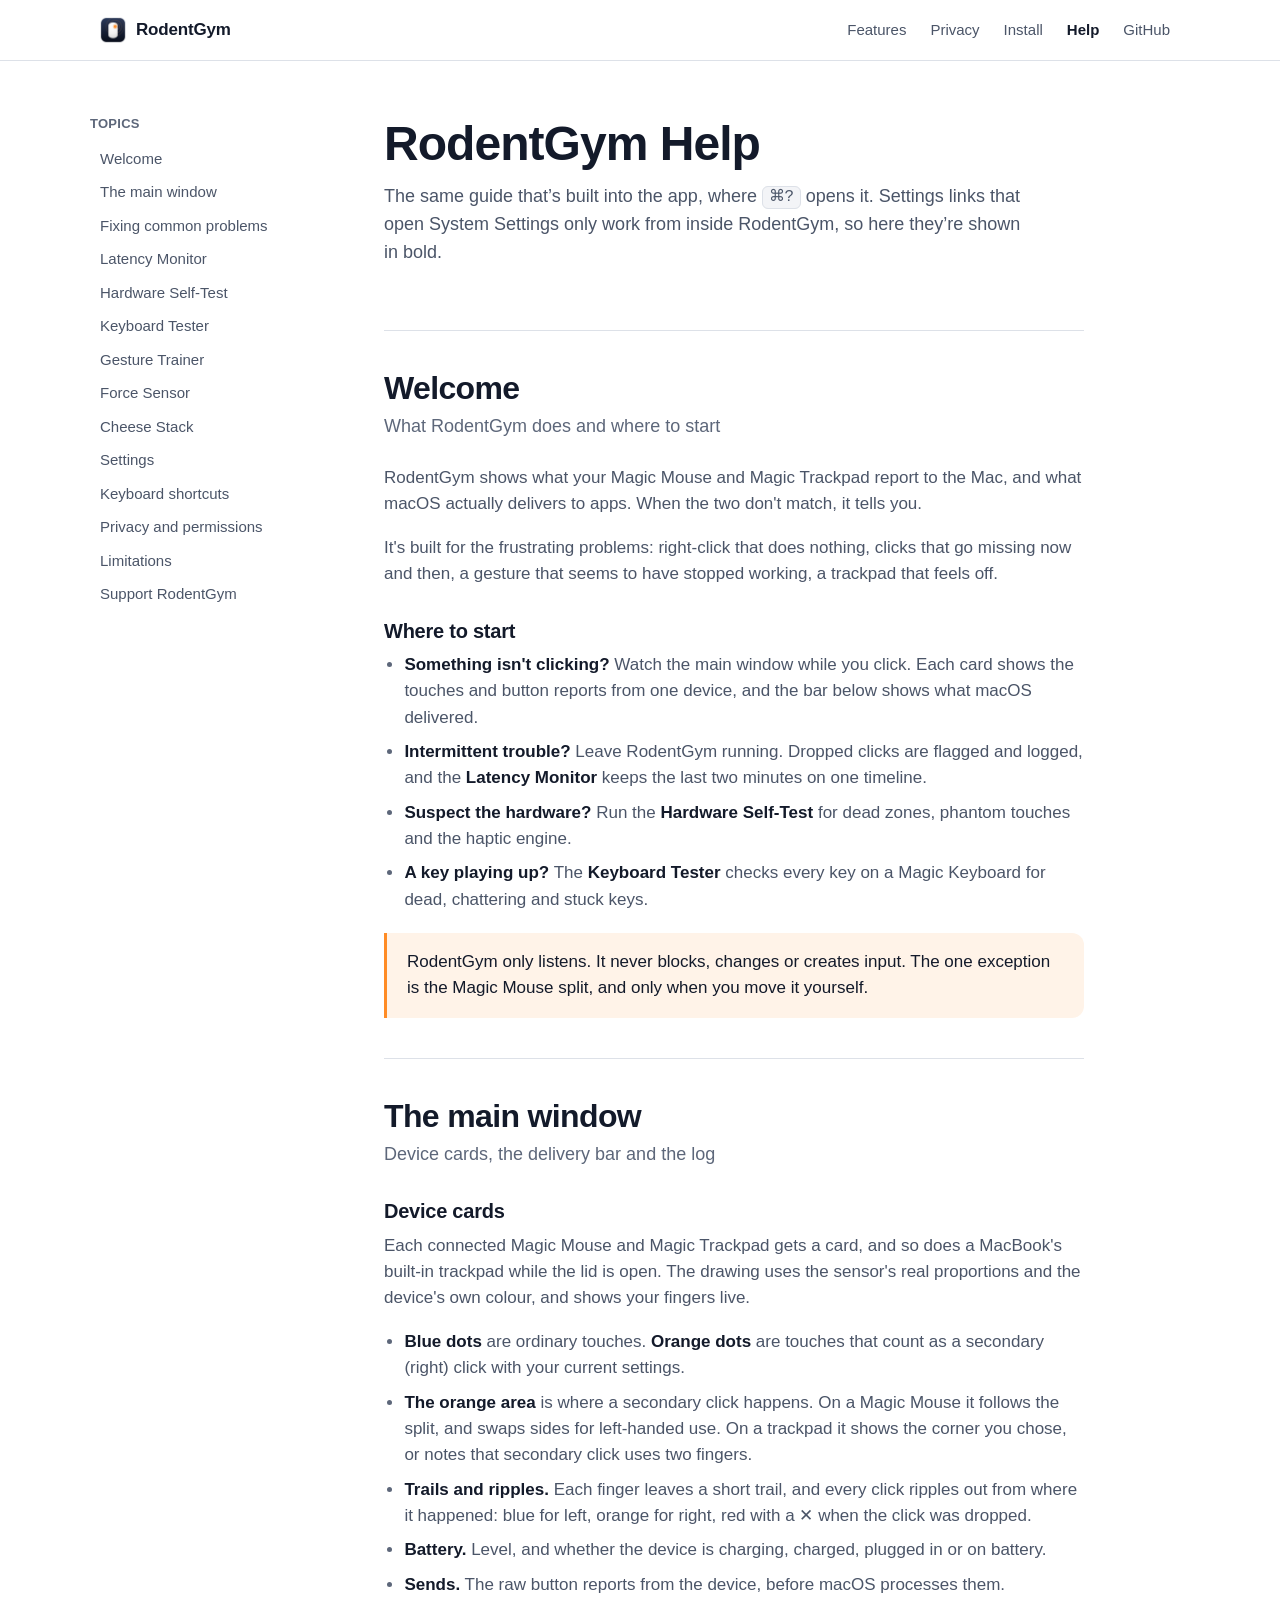
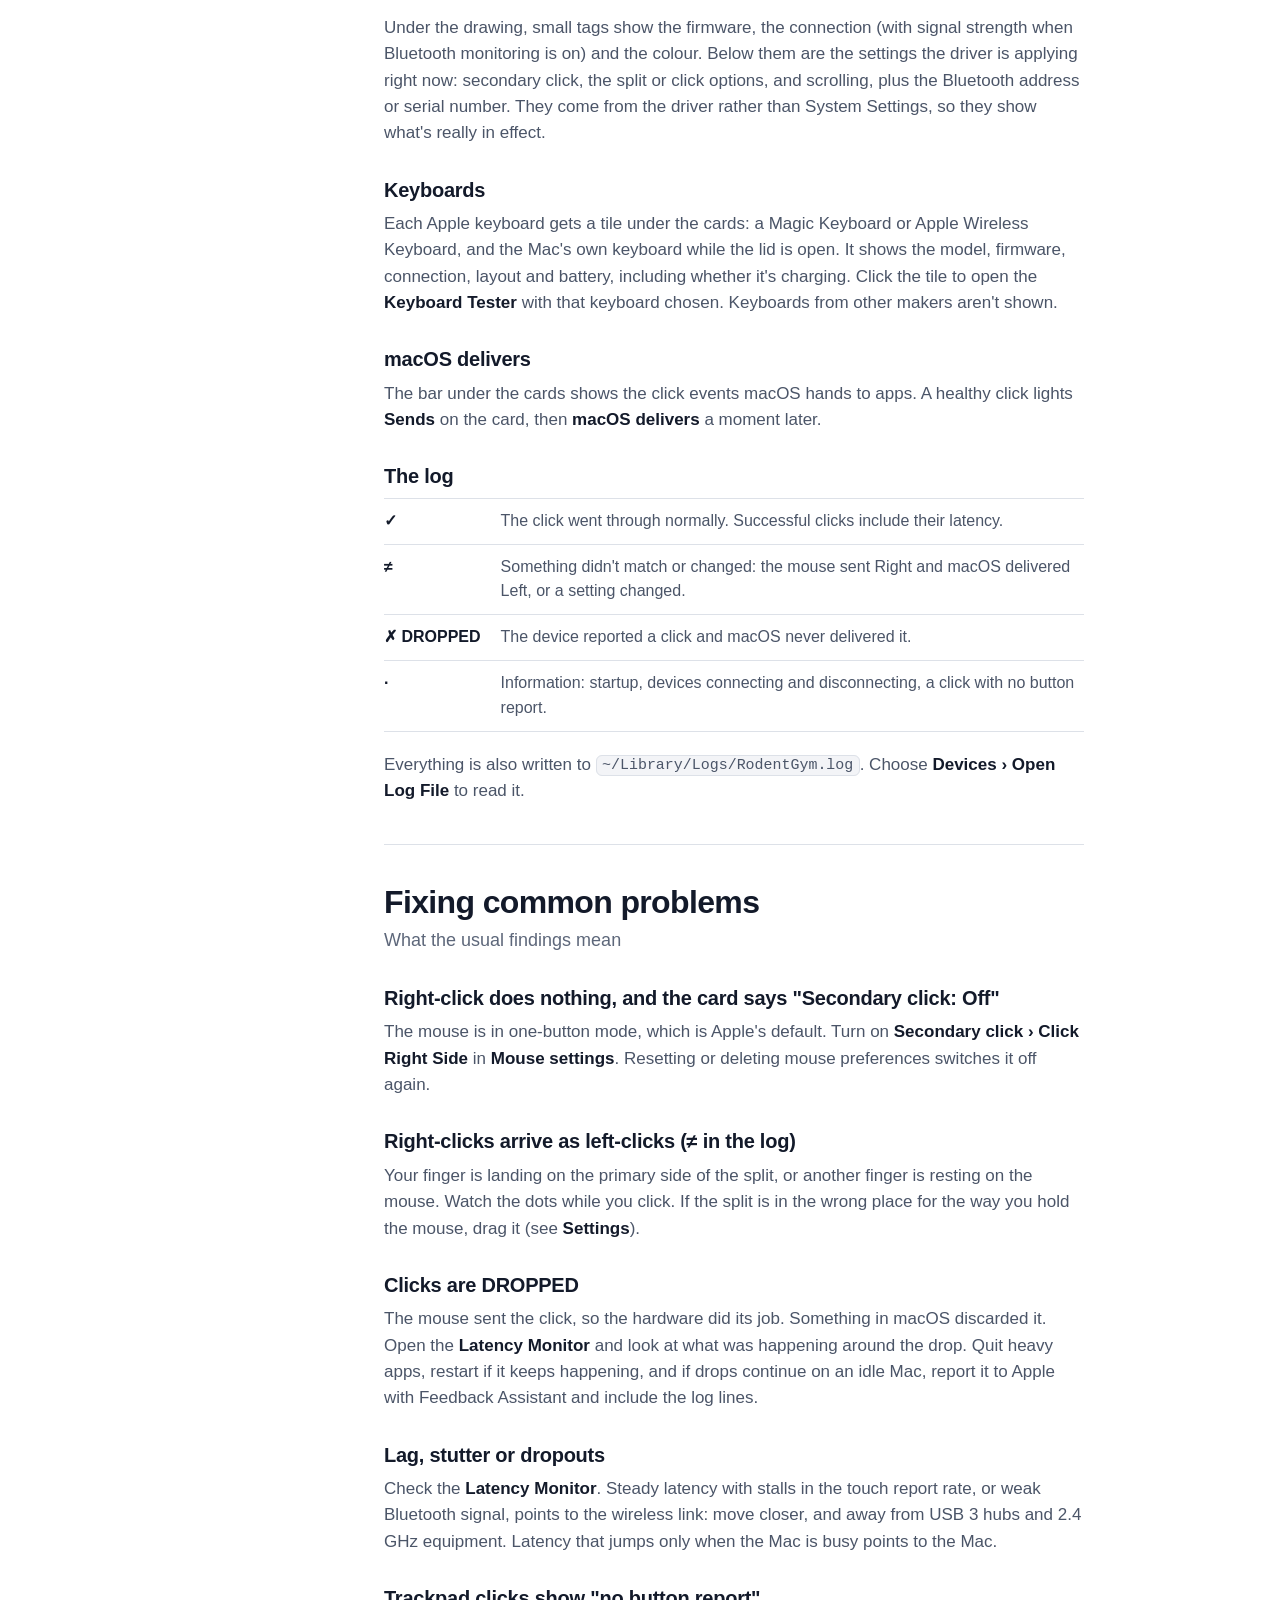
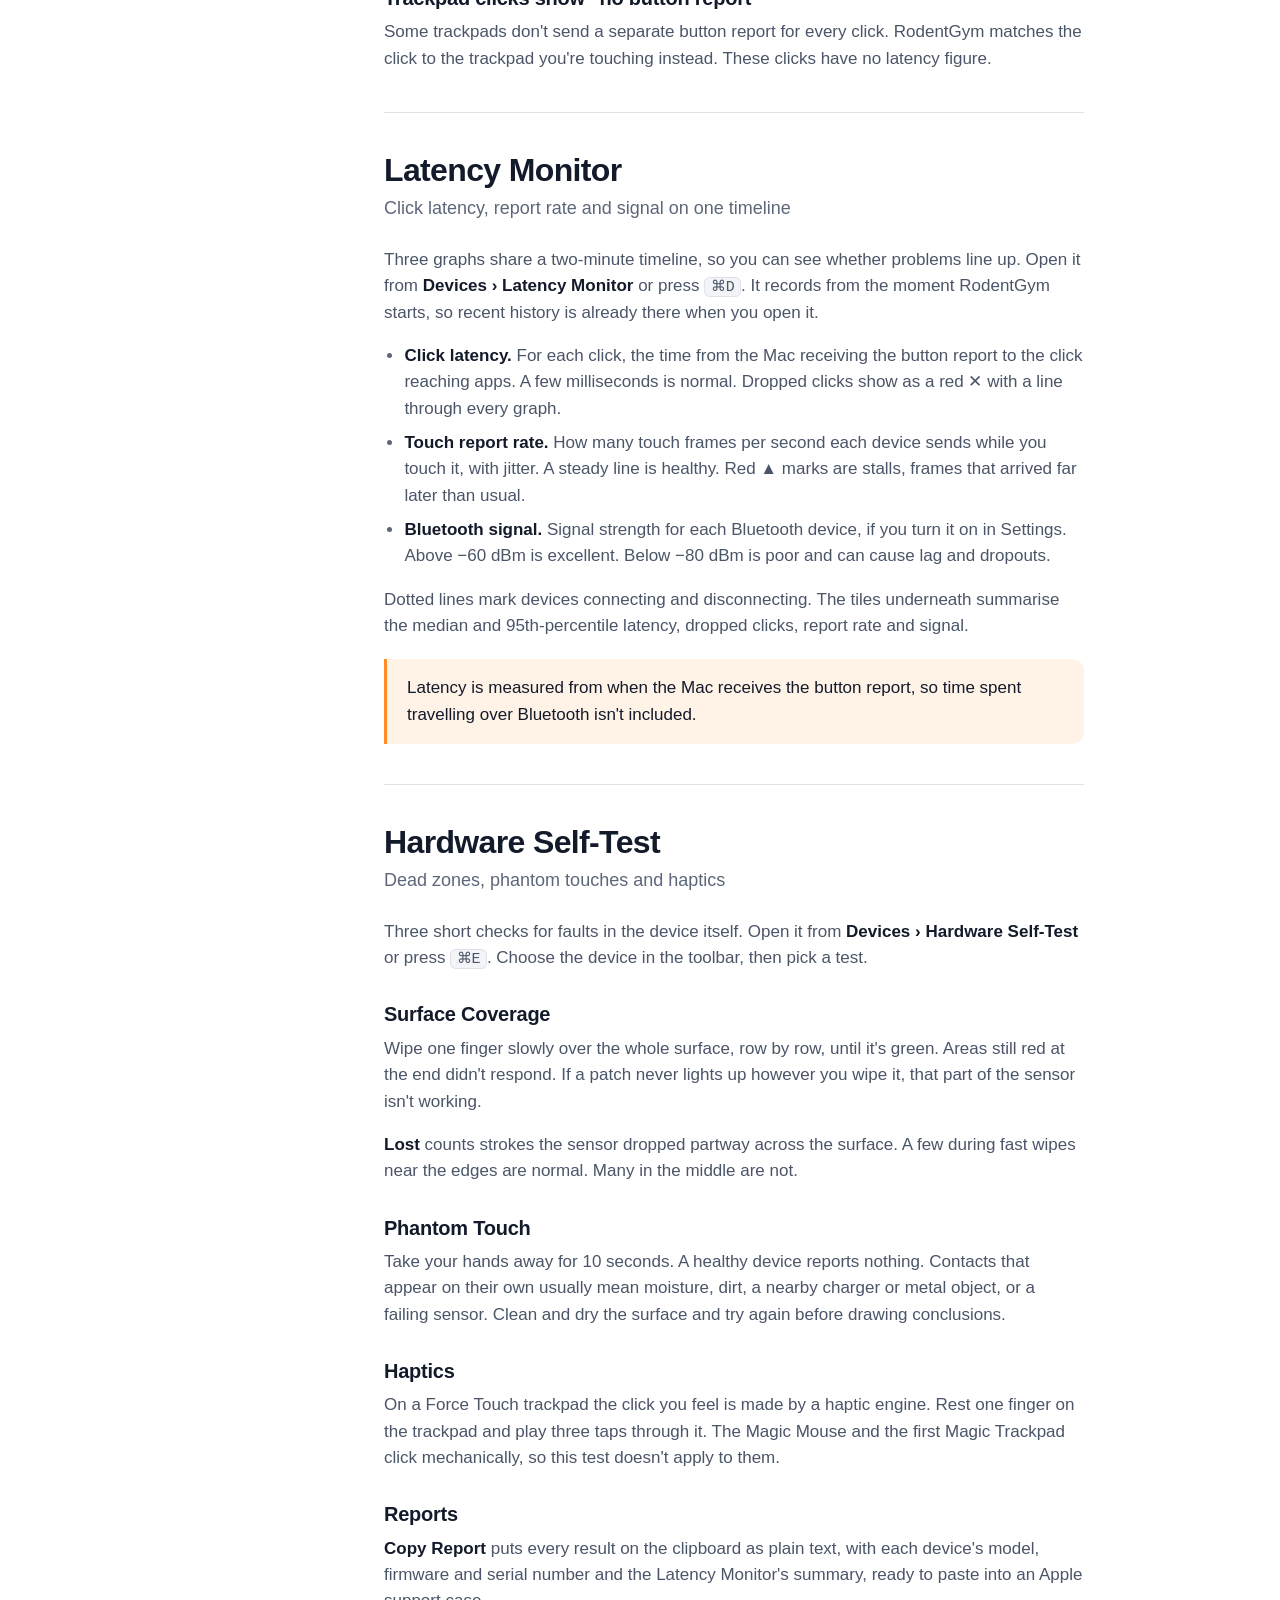
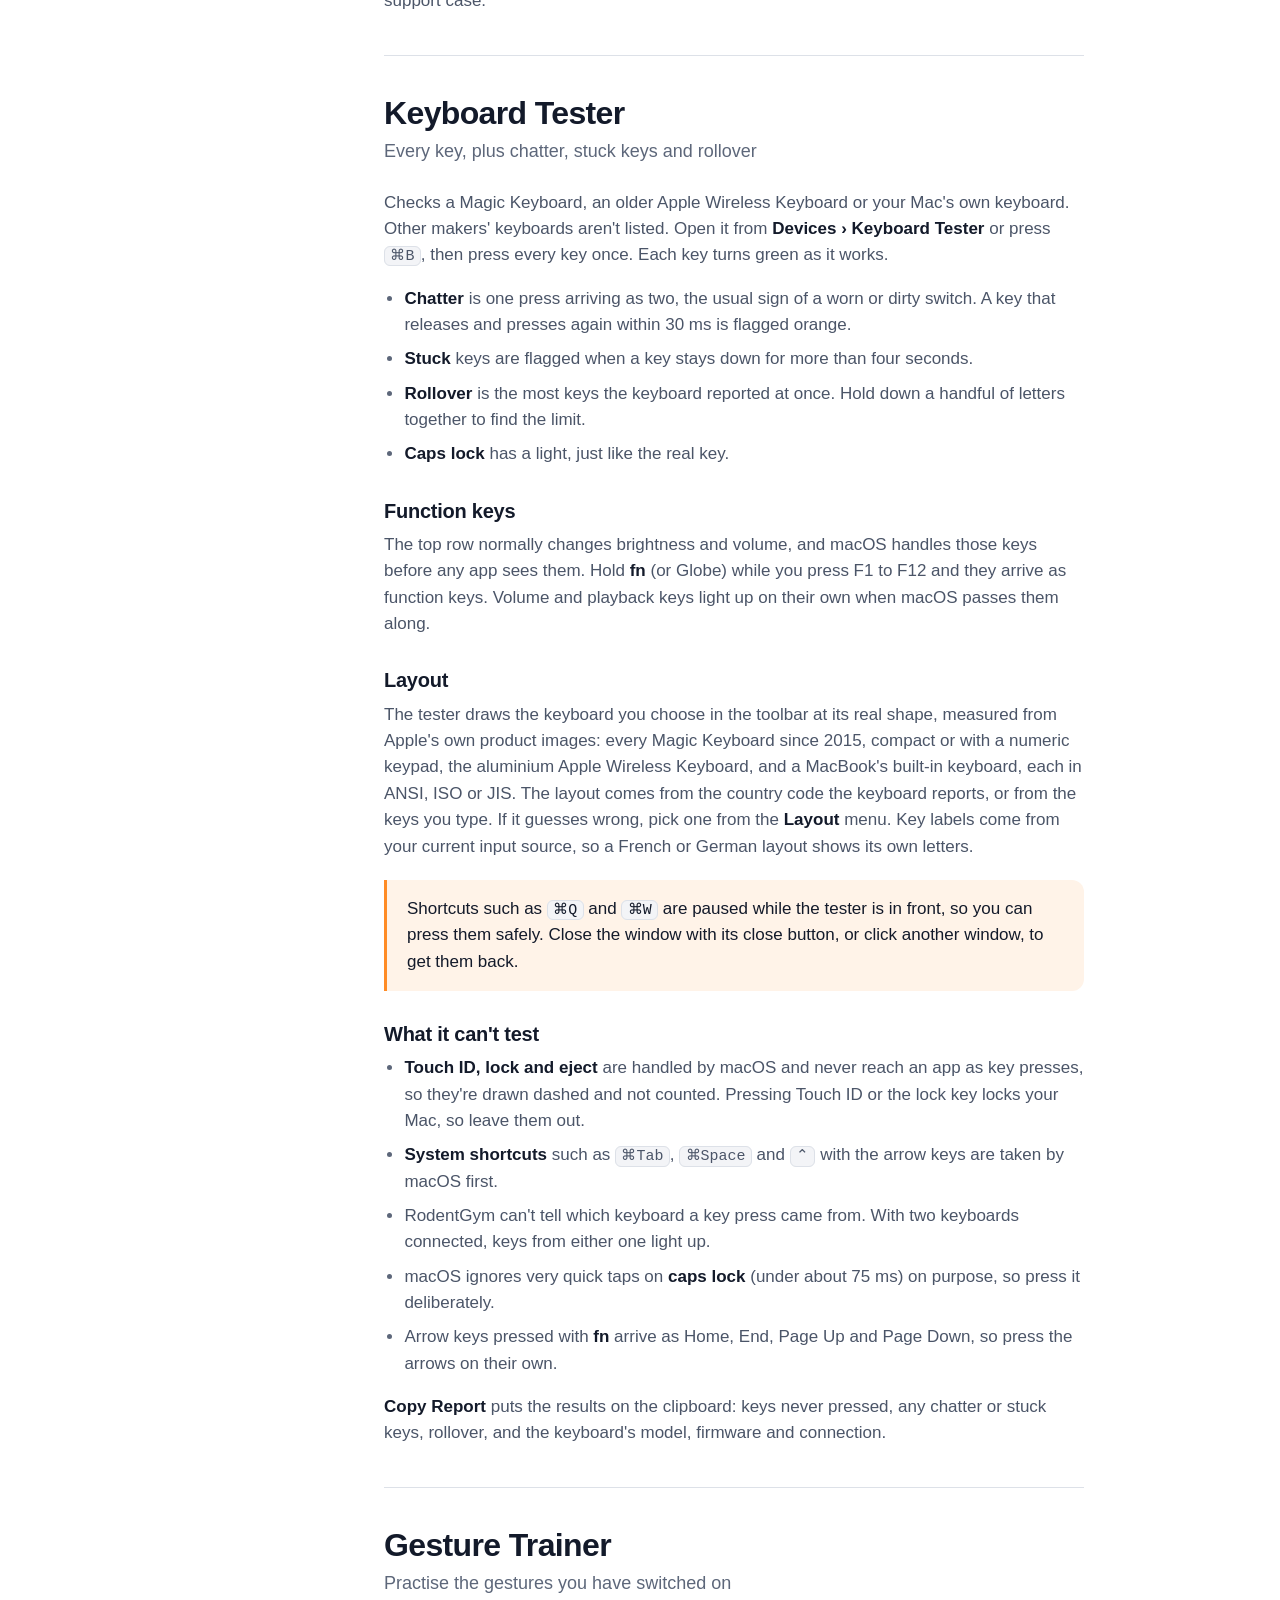
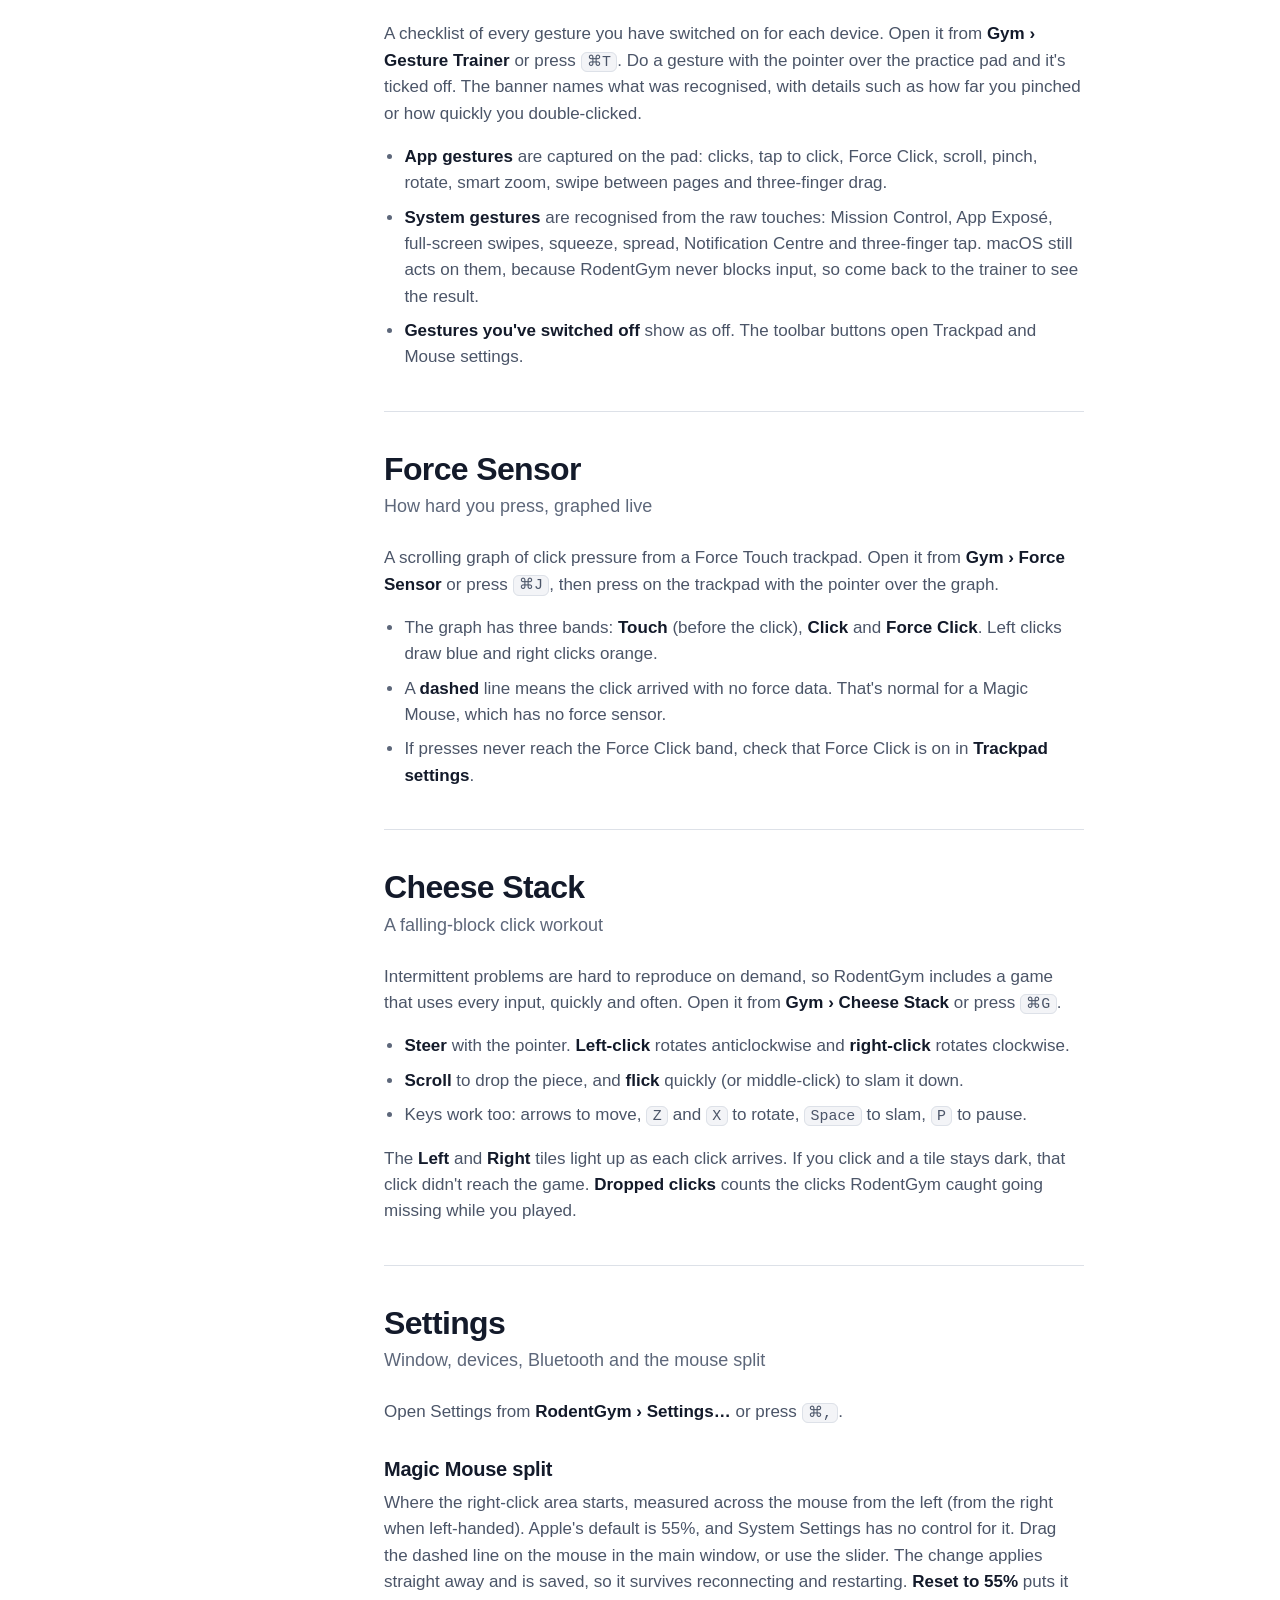
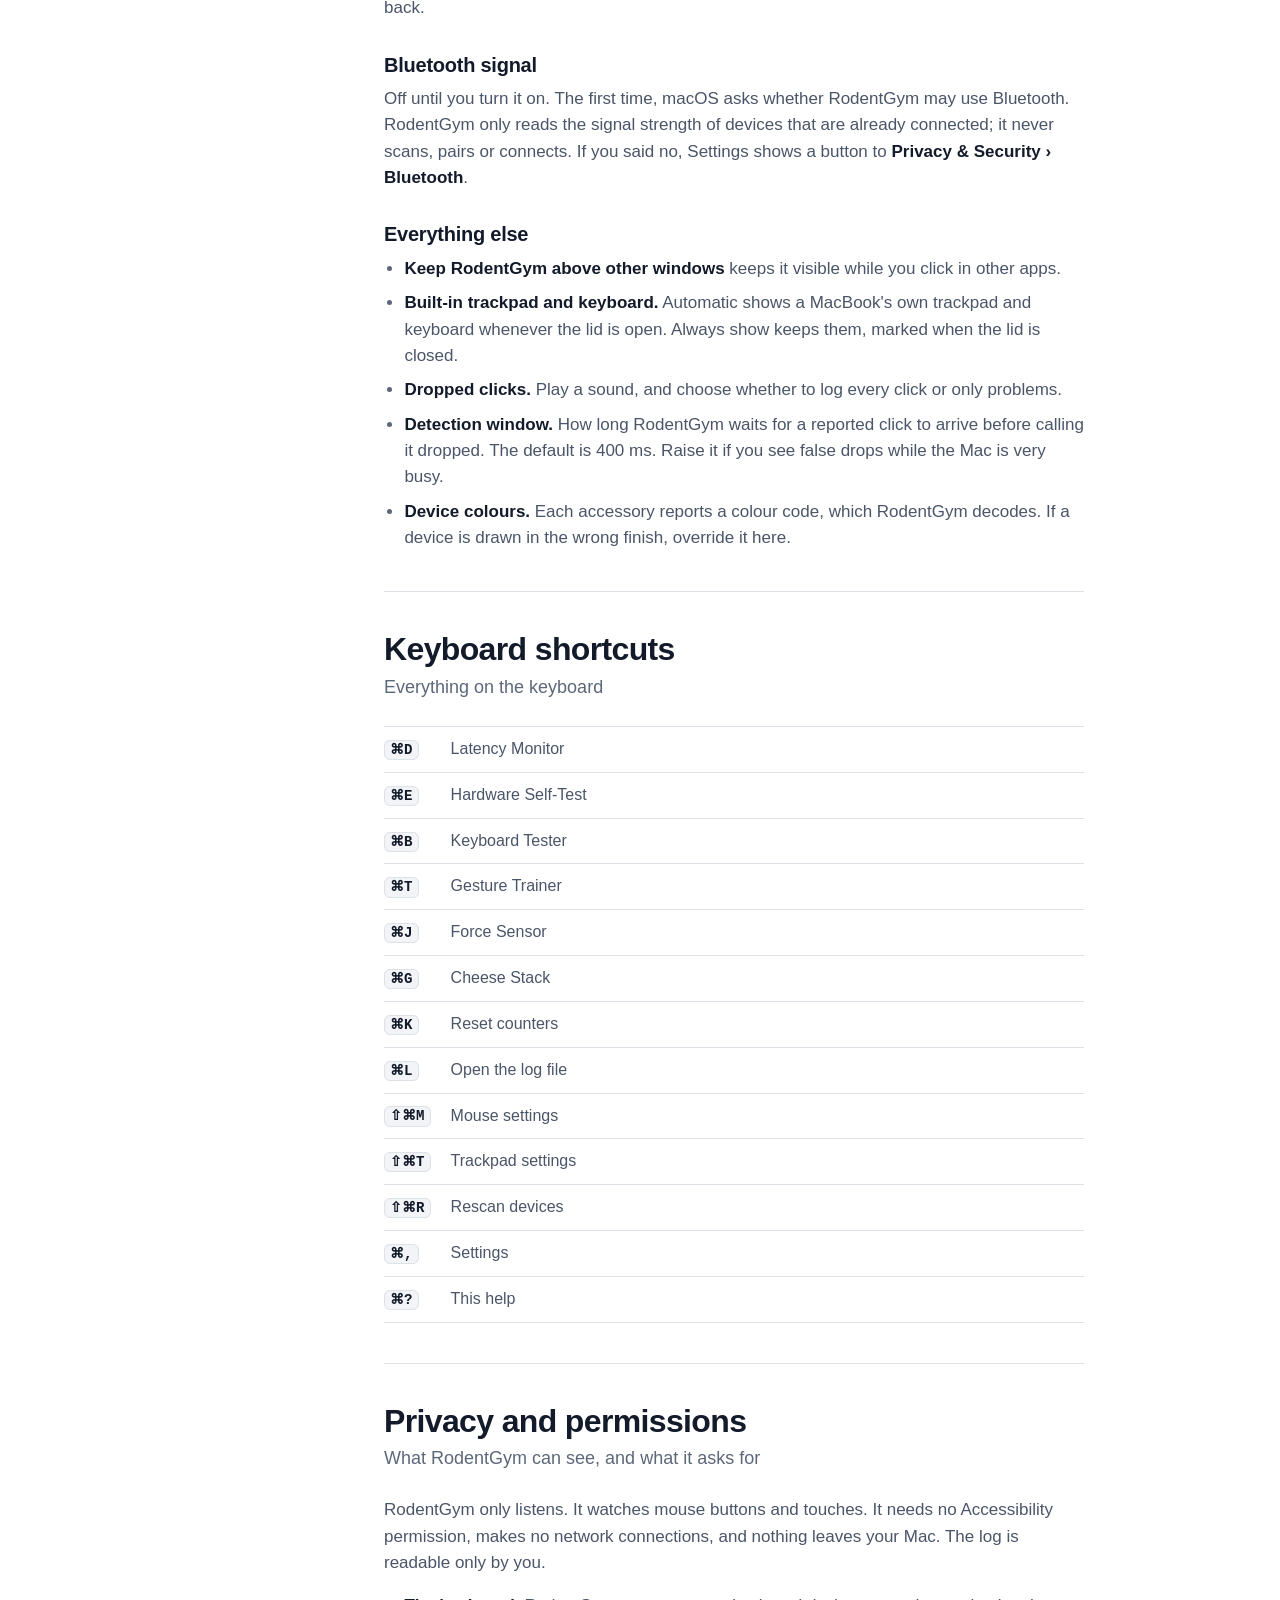
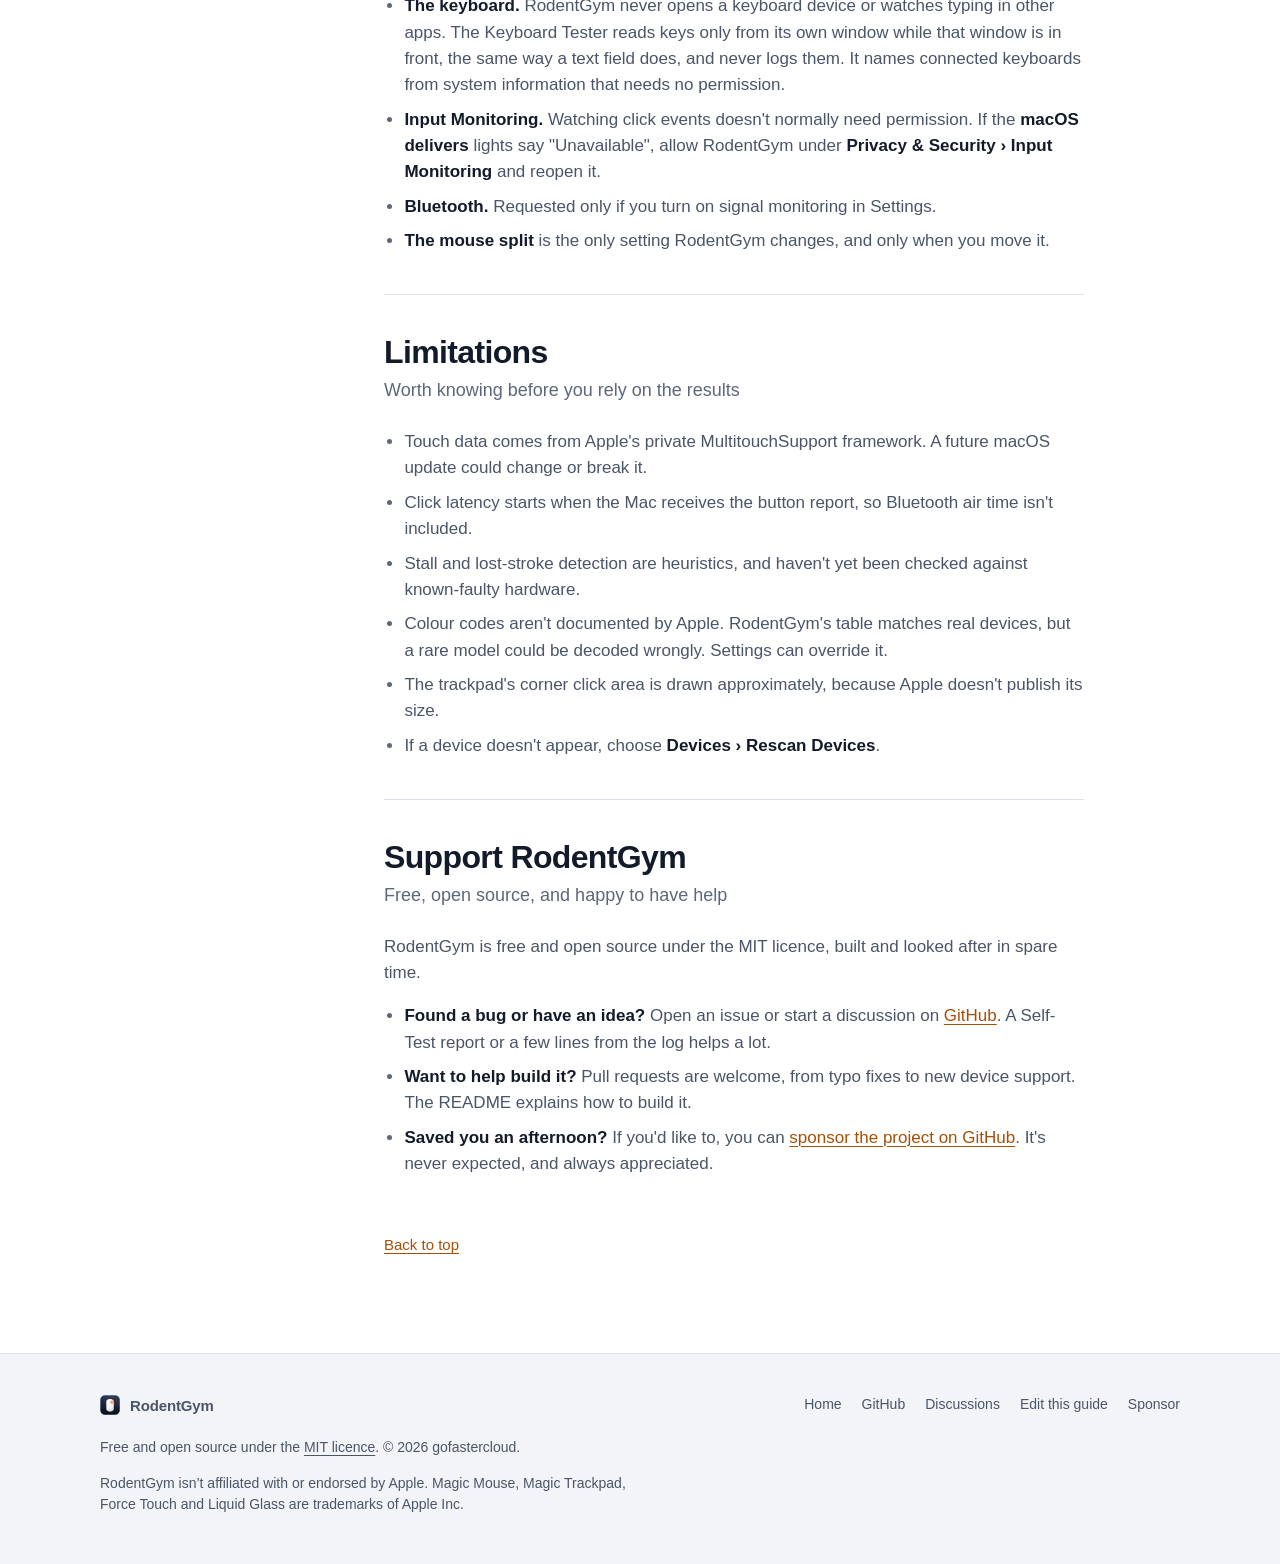
<file: docs/help.html>
<!doctype html>
<!-- Generated by scripts/build_help_page.py from Resources/Help.md. Edit Help.md, then run the script. -->
<html lang="en-AU">
<head>
<meta charset="utf-8">
<meta name="viewport" content="width=device-width, initial-scale=1">
<title>RodentGym Help</title>
<meta name="description" content="The RodentGym user guide: the main window, fixing common Magic Mouse and Magic Trackpad problems, the Latency Monitor, Hardware Self-Test, settings and shortcuts.">
<link rel="canonical" href="https://gofastercloud.github.io/RodentGym/help.html">
<meta name="color-scheme" content="light dark">
<meta name="theme-color" content="#ffffff" media="(prefers-color-scheme: light)">
<meta name="theme-color" content="#0b111e" media="(prefers-color-scheme: dark)">
<link rel="icon" type="image/png" href="images/icon.png">
<link rel="apple-touch-icon" href="images/icon.png">
<meta property="og:type" content="website">
<meta property="og:site_name" content="RodentGym">
<meta property="og:title" content="RodentGym Help">
<meta property="og:description" content="The RodentGym user guide, the same one that's built into the app.">
<meta property="og:url" content="https://gofastercloud.github.io/RodentGym/help.html">
<meta property="og:image" content="https://gofastercloud.github.io/RodentGym/images/help-light.png">
<meta property="og:locale" content="en_AU">
<meta name="twitter:card" content="summary_large_image">
<meta name="twitter:title" content="RodentGym Help">
<meta name="twitter:description" content="The RodentGym user guide, the same one that's built into the app.">
<meta name="twitter:image" content="https://gofastercloud.github.io/RodentGym/images/help-light.png">
<link rel="stylesheet" href="style.css">
</head>
<body>
<a class="skip" href="#guide">Skip to the guide</a>

<header class="site-header">
  <div class="wrap">
    <a class="brand" href="./" aria-label="RodentGym home">
      <img src="images/icon.png" alt="" width="30" height="30">
      <span>RodentGym</span>
    </a>
    <nav class="site-nav" aria-label="Main">
      <ul>
        <li class="wide-only"><a href="./#features">Features</a></li>
        <li class="wide-only"><a href="./#privacy">Privacy</a></li>
        <li class="wide-only"><a href="./#install">Install</a></li>
        <li><a href="help.html" aria-current="page">Help</a></li>
        <li><a href="https://github.com/gofastercloud/RodentGym">GitHub</a></li>
      </ul>
    </nav>
  </div>
</header>

<main id="top">
<div class="wrap help-layout">
<div class="help-intro">
<h1>RodentGym Help</h1>
<p>The same guide that&rsquo;s built into the app, where <kbd>&#x2318;?</kbd> opens it. Settings links that open System Settings only work from inside RodentGym, so here they&rsquo;re shown in bold.</p>
</div>

<nav class="toc" aria-labelledby="toc-title">
<h2 id="toc-title">Topics</h2>
<ol>
<li><a href="#welcome">Welcome</a></li>
<li><a href="#the-main-window">The main window</a></li>
<li><a href="#fixing-common-problems">Fixing common problems</a></li>
<li><a href="#latency-monitor">Latency Monitor</a></li>
<li><a href="#hardware-self-test">Hardware Self-Test</a></li>
<li><a href="#keyboard-tester">Keyboard Tester</a></li>
<li><a href="#gesture-trainer">Gesture Trainer</a></li>
<li><a href="#force-sensor">Force Sensor</a></li>
<li><a href="#cheese-stack">Cheese Stack</a></li>
<li><a href="#settings">Settings</a></li>
<li><a href="#keyboard-shortcuts">Keyboard shortcuts</a></li>
<li><a href="#privacy-and-permissions">Privacy and permissions</a></li>
<li><a href="#limitations">Limitations</a></li>
<li><a href="#support-rodentgym">Support RodentGym</a></li>
</ol>
</nav>

<div class="help-content" id="guide">
<section class="topic" id="welcome" aria-labelledby="welcome-title" data-symbol="computermouse">
<header>
<h2 id="welcome-title"><a class="heading-link" href="#welcome">Welcome</a></h2>
<p class="summary">What RodentGym does and where to start</p>
</header>
<p>RodentGym shows what your Magic Mouse and Magic Trackpad report to the Mac, and what macOS actually delivers to apps. When the two don't match, it tells you.</p>
<p>It's built for the frustrating problems: right-click that does nothing, clicks that go missing now and then, a gesture that seems to have stopped working, a trackpad that feels off.</p>
<h3 id="where-to-start"><a class="heading-link" href="#where-to-start">Where to start</a></h3>
<ul>
  <li><strong>Something isn't clicking?</strong> Watch the main window while you click. Each card shows the touches and button reports from one device, and the bar below shows what macOS delivered.</li>
  <li><strong>Intermittent trouble?</strong> Leave RodentGym running. Dropped clicks are flagged and logged, and the <strong>Latency Monitor</strong> keeps the last two minutes on one timeline.</li>
  <li><strong>Suspect the hardware?</strong> Run the <strong>Hardware Self-Test</strong> for dead zones, phantom touches and the haptic engine.</li>
  <li><strong>A key playing up?</strong> The <strong>Keyboard Tester</strong> checks every key on a Magic Keyboard for dead, chattering and stuck keys.</li>
</ul>
<aside class="callout"><p>RodentGym only listens. It never blocks, changes or creates input. The one exception is the Magic Mouse split, and only when you move it yourself.</p></aside>
</section>

<section class="topic" id="the-main-window" aria-labelledby="the-main-window-title" data-symbol="rectangle.3.group">
<header>
<h2 id="the-main-window-title"><a class="heading-link" href="#the-main-window">The main window</a></h2>
<p class="summary">Device cards, the delivery bar and the log</p>
</header>
<h3 id="device-cards"><a class="heading-link" href="#device-cards">Device cards</a></h3>
<p>Each connected Magic Mouse and Magic Trackpad gets a card, and so does a MacBook's built-in trackpad while the lid is open. The drawing uses the sensor's real proportions and the device's own colour, and shows your fingers live.</p>
<ul>
  <li><strong>Blue dots</strong> are ordinary touches. <strong>Orange dots</strong> are touches that count as a secondary (right) click with your current settings.</li>
  <li><strong>The orange area</strong> is where a secondary click happens. On a Magic Mouse it follows the split, and swaps sides for left-handed use. On a trackpad it shows the corner you chose, or notes that secondary click uses two fingers.</li>
  <li><strong>Trails and ripples.</strong> Each finger leaves a short trail, and every click ripples out from where it happened: blue for left, orange for right, red with a ✕ when the click was dropped.</li>
  <li><strong>Battery.</strong> Level, and whether the device is charging, charged, plugged in or on battery.</li>
  <li><strong>Sends.</strong> The raw button reports from the device, before macOS processes them.</li>
</ul>
<p>Under the drawing, small tags show the firmware, the connection (with signal strength when Bluetooth monitoring is on) and the colour. Below them are the settings the driver is applying right now: secondary click, the split or click options, and scrolling, plus the Bluetooth address or serial number. They come from the driver rather than System Settings, so they show what's really in effect.</p>
<h3 id="keyboards"><a class="heading-link" href="#keyboards">Keyboards</a></h3>
<p>Each Apple keyboard gets a tile under the cards: a Magic Keyboard or Apple Wireless Keyboard, and the Mac's own keyboard while the lid is open. It shows the model, firmware, connection, layout and battery, including whether it's charging. Click the tile to open the <strong>Keyboard Tester</strong> with that keyboard chosen. Keyboards from other makers aren't shown.</p>
<h3 id="macos-delivers"><a class="heading-link" href="#macos-delivers">macOS delivers</a></h3>
<p>The bar under the cards shows the click events macOS hands to apps. A healthy click lights <strong>Sends</strong> on the card, then <strong>macOS delivers</strong> a moment later.</p>
<h3 id="the-log"><a class="heading-link" href="#the-log">The log</a></h3>
<table class="rows">
  <tr><th scope="row">✓</th><td>The click went through normally. Successful clicks include their latency.</td></tr>
  <tr><th scope="row">≠</th><td>Something didn't match or changed: the mouse sent Right and macOS delivered Left, or a setting changed.</td></tr>
  <tr><th scope="row">✗ DROPPED</th><td>The device reported a click and macOS never delivered it.</td></tr>
  <tr><th scope="row">·</th><td>Information: startup, devices connecting and disconnecting, a click with no button report.</td></tr>
</table>
<p>Everything is also written to <code>~/Library/Logs/RodentGym.log</code>. Choose <strong>Devices › Open Log File</strong> to read it.</p>
</section>

<section class="topic" id="fixing-common-problems" aria-labelledby="fixing-common-problems-title" data-symbol="stethoscope">
<header>
<h2 id="fixing-common-problems-title"><a class="heading-link" href="#fixing-common-problems">Fixing common problems</a></h2>
<p class="summary">What the usual findings mean</p>
</header>
<h3 id="right-click-does-nothing-and-the"><a class="heading-link" href="#right-click-does-nothing-and-the">Right-click does nothing, and the card says "Secondary click: Off"</a></h3>
<p>The mouse is in one-button mode, which is Apple's default. Turn on <strong>Secondary click › Click Right Side</strong> in <strong>Mouse settings</strong>. Resetting or deleting mouse preferences switches it off again.</p>
<h3 id="right-clicks-arrive-as-left-clicks"><a class="heading-link" href="#right-clicks-arrive-as-left-clicks">Right-clicks arrive as left-clicks (≠ in the log)</a></h3>
<p>Your finger is landing on the primary side of the split, or another finger is resting on the mouse. Watch the dots while you click. If the split is in the wrong place for the way you hold the mouse, drag it (see <strong>Settings</strong>).</p>
<h3 id="clicks-are-dropped"><a class="heading-link" href="#clicks-are-dropped">Clicks are DROPPED</a></h3>
<p>The mouse sent the click, so the hardware did its job. Something in macOS discarded it. Open the <strong>Latency Monitor</strong> and look at what was happening around the drop. Quit heavy apps, restart if it keeps happening, and if drops continue on an idle Mac, report it to Apple with Feedback Assistant and include the log lines.</p>
<h3 id="lag-stutter-or-dropouts"><a class="heading-link" href="#lag-stutter-or-dropouts">Lag, stutter or dropouts</a></h3>
<p>Check the <strong>Latency Monitor</strong>. Steady latency with stalls in the touch report rate, or weak Bluetooth signal, points to the wireless link: move closer, and away from USB 3 hubs and 2.4 GHz equipment. Latency that jumps only when the Mac is busy points to the Mac.</p>
<h3 id="trackpad-clicks-show-no-button-report"><a class="heading-link" href="#trackpad-clicks-show-no-button-report">Trackpad clicks show "no button report"</a></h3>
<p>Some trackpads don't send a separate button report for every click. RodentGym matches the click to the trackpad you're touching instead. These clicks have no latency figure.</p>
</section>

<section class="topic" id="latency-monitor" aria-labelledby="latency-monitor-title" data-symbol="waveform.path.ecg">
<header>
<h2 id="latency-monitor-title"><a class="heading-link" href="#latency-monitor">Latency Monitor</a></h2>
<p class="summary">Click latency, report rate and signal on one timeline</p>
</header>
<p>Three graphs share a two-minute timeline, so you can see whether problems line up. Open it from <strong>Devices › Latency Monitor</strong> or press <code>⌘D</code>. It records from the moment RodentGym starts, so recent history is already there when you open it.</p>
<ul>
  <li><strong>Click latency.</strong> For each click, the time from the Mac receiving the button report to the click reaching apps. A few milliseconds is normal. Dropped clicks show as a red ✕ with a line through every graph.</li>
  <li><strong>Touch report rate.</strong> How many touch frames per second each device sends while you touch it, with jitter. A steady line is healthy. Red ▲ marks are stalls, frames that arrived far later than usual.</li>
  <li><strong>Bluetooth signal.</strong> Signal strength for each Bluetooth device, if you turn it on in Settings. Above −60 dBm is excellent. Below −80 dBm is poor and can cause lag and dropouts.</li>
</ul>
<p>Dotted lines mark devices connecting and disconnecting. The tiles underneath summarise the median and 95th-percentile latency, dropped clicks, report rate and signal.</p>
<aside class="callout"><p>Latency is measured from when the Mac receives the button report, so time spent travelling over Bluetooth isn't included.</p></aside>
</section>

<section class="topic" id="hardware-self-test" aria-labelledby="hardware-self-test-title" data-symbol="checkmark.seal">
<header>
<h2 id="hardware-self-test-title"><a class="heading-link" href="#hardware-self-test">Hardware Self-Test</a></h2>
<p class="summary">Dead zones, phantom touches and haptics</p>
</header>
<p>Three short checks for faults in the device itself. Open it from <strong>Devices › Hardware Self-Test</strong> or press <code>⌘E</code>. Choose the device in the toolbar, then pick a test.</p>
<h3 id="surface-coverage"><a class="heading-link" href="#surface-coverage">Surface Coverage</a></h3>
<p>Wipe one finger slowly over the whole surface, row by row, until it's green. Areas still red at the end didn't respond. If a patch never lights up however you wipe it, that part of the sensor isn't working.</p>
<p><strong>Lost</strong> counts strokes the sensor dropped partway across the surface. A few during fast wipes near the edges are normal. Many in the middle are not.</p>
<h3 id="phantom-touch"><a class="heading-link" href="#phantom-touch">Phantom Touch</a></h3>
<p>Take your hands away for 10 seconds. A healthy device reports nothing. Contacts that appear on their own usually mean moisture, dirt, a nearby charger or metal object, or a failing sensor. Clean and dry the surface and try again before drawing conclusions.</p>
<h3 id="haptics"><a class="heading-link" href="#haptics">Haptics</a></h3>
<p>On a Force Touch trackpad the click you feel is made by a haptic engine. Rest one finger on the trackpad and play three taps through it. The Magic Mouse and the first Magic Trackpad click mechanically, so this test doesn't apply to them.</p>
<h3 id="reports"><a class="heading-link" href="#reports">Reports</a></h3>
<p><strong>Copy Report</strong> puts every result on the clipboard as plain text, with each device's model, firmware and serial number and the Latency Monitor's summary, ready to paste into an Apple support case.</p>
</section>

<section class="topic" id="keyboard-tester" aria-labelledby="keyboard-tester-title" data-symbol="keyboard">
<header>
<h2 id="keyboard-tester-title"><a class="heading-link" href="#keyboard-tester">Keyboard Tester</a></h2>
<p class="summary">Every key, plus chatter, stuck keys and rollover</p>
</header>
<p>Checks a Magic Keyboard, an older Apple Wireless Keyboard or your Mac's own keyboard. Other makers' keyboards aren't listed. Open it from <strong>Devices › Keyboard Tester</strong> or press <code>⌘B</code>, then press every key once. Each key turns green as it works.</p>
<ul>
  <li><strong>Chatter</strong> is one press arriving as two, the usual sign of a worn or dirty switch. A key that releases and presses again within 30 ms is flagged orange.</li>
  <li><strong>Stuck</strong> keys are flagged when a key stays down for more than four seconds.</li>
  <li><strong>Rollover</strong> is the most keys the keyboard reported at once. Hold down a handful of letters together to find the limit.</li>
  <li><strong>Caps lock</strong> has a light, just like the real key.</li>
</ul>
<h3 id="function-keys"><a class="heading-link" href="#function-keys">Function keys</a></h3>
<p>The top row normally changes brightness and volume, and macOS handles those keys before any app sees them. Hold <strong>fn</strong> (or Globe) while you press F1 to F12 and they arrive as function keys. Volume and playback keys light up on their own when macOS passes them along.</p>
<h3 id="layout"><a class="heading-link" href="#layout">Layout</a></h3>
<p>The tester draws the keyboard you choose in the toolbar at its real shape, measured from Apple's own product images: every Magic Keyboard since 2015, compact or with a numeric keypad, the aluminium Apple Wireless Keyboard, and a MacBook's built-in keyboard, each in ANSI, ISO or JIS. The layout comes from the country code the keyboard reports, or from the keys you type. If it guesses wrong, pick one from the <strong>Layout</strong> menu. Key labels come from your current input source, so a French or German layout shows its own letters.</p>
<aside class="callout"><p>Shortcuts such as <code>⌘Q</code> and <code>⌘W</code> are paused while the tester is in front, so you can press them safely. Close the window with its close button, or click another window, to get them back.</p></aside>
<h3 id="what-it-can-t-test"><a class="heading-link" href="#what-it-can-t-test">What it can't test</a></h3>
<ul>
  <li><strong>Touch ID, lock and eject</strong> are handled by macOS and never reach an app as key presses, so they're drawn dashed and not counted. Pressing Touch ID or the lock key locks your Mac, so leave them out.</li>
  <li><strong>System shortcuts</strong> such as <code>⌘Tab</code>, <code>⌘Space</code> and <code>⌃</code> with the arrow keys are taken by macOS first.</li>
  <li>RodentGym can't tell which keyboard a key press came from. With two keyboards connected, keys from either one light up.</li>
  <li>macOS ignores very quick taps on <strong>caps lock</strong> (under about 75 ms) on purpose, so press it deliberately.</li>
  <li>Arrow keys pressed with <strong>fn</strong> arrive as Home, End, Page Up and Page Down, so press the arrows on their own.</li>
</ul>
<p><strong>Copy Report</strong> puts the results on the clipboard: keys never pressed, any chatter or stuck keys, rollover, and the keyboard's model, firmware and connection.</p>
</section>

<section class="topic" id="gesture-trainer" aria-labelledby="gesture-trainer-title" data-symbol="hand.draw">
<header>
<h2 id="gesture-trainer-title"><a class="heading-link" href="#gesture-trainer">Gesture Trainer</a></h2>
<p class="summary">Practise the gestures you have switched on</p>
</header>
<p>A checklist of every gesture you have switched on for each device. Open it from <strong>Gym › Gesture Trainer</strong> or press <code>⌘T</code>. Do a gesture with the pointer over the practice pad and it's ticked off. The banner names what was recognised, with details such as how far you pinched or how quickly you double-clicked.</p>
<ul>
  <li><strong>App gestures</strong> are captured on the pad: clicks, tap to click, Force Click, scroll, pinch, rotate, smart zoom, swipe between pages and three-finger drag.</li>
  <li><strong>System gestures</strong> are recognised from the raw touches: Mission Control, App Exposé, full-screen swipes, squeeze, spread, Notification Centre and three-finger tap. macOS still acts on them, because RodentGym never blocks input, so come back to the trainer to see the result.</li>
  <li><strong>Gestures you've switched off</strong> show as off. The toolbar buttons open Trackpad and Mouse settings.</li>
</ul>
</section>

<section class="topic" id="force-sensor" aria-labelledby="force-sensor-title" data-symbol="gauge.with.dots.needle.67percent">
<header>
<h2 id="force-sensor-title"><a class="heading-link" href="#force-sensor">Force Sensor</a></h2>
<p class="summary">How hard you press, graphed live</p>
</header>
<p>A scrolling graph of click pressure from a Force Touch trackpad. Open it from <strong>Gym › Force Sensor</strong> or press <code>⌘J</code>, then press on the trackpad with the pointer over the graph.</p>
<ul>
  <li>The graph has three bands: <strong>Touch</strong> (before the click), <strong>Click</strong> and <strong>Force Click</strong>. Left clicks draw blue and right clicks orange.</li>
  <li>A <strong>dashed</strong> line means the click arrived with no force data. That's normal for a Magic Mouse, which has no force sensor.</li>
  <li>If presses never reach the Force Click band, check that Force Click is on in <strong>Trackpad settings</strong>.</li>
</ul>
</section>

<section class="topic" id="cheese-stack" aria-labelledby="cheese-stack-title" data-symbol="gamecontroller">
<header>
<h2 id="cheese-stack-title"><a class="heading-link" href="#cheese-stack">Cheese Stack</a></h2>
<p class="summary">A falling-block click workout</p>
</header>
<p>Intermittent problems are hard to reproduce on demand, so RodentGym includes a game that uses every input, quickly and often. Open it from <strong>Gym › Cheese Stack</strong> or press <code>⌘G</code>.</p>
<ul>
  <li><strong>Steer</strong> with the pointer. <strong>Left-click</strong> rotates anticlockwise and <strong>right-click</strong> rotates clockwise.</li>
  <li><strong>Scroll</strong> to drop the piece, and <strong>flick</strong> quickly (or middle-click) to slam it down.</li>
  <li>Keys work too: arrows to move, <code>Z</code> and <code>X</code> to rotate, <code>Space</code> to slam, <code>P</code> to pause.</li>
</ul>
<p>The <strong>Left</strong> and <strong>Right</strong> tiles light up as each click arrives. If you click and a tile stays dark, that click didn't reach the game. <strong>Dropped clicks</strong> counts the clicks RodentGym caught going missing while you played.</p>
</section>

<section class="topic" id="settings" aria-labelledby="settings-title" data-symbol="gearshape">
<header>
<h2 id="settings-title"><a class="heading-link" href="#settings">Settings</a></h2>
<p class="summary">Window, devices, Bluetooth and the mouse split</p>
</header>
<p>Open Settings from <strong>RodentGym › Settings…</strong> or press <code>⌘,</code>.</p>
<h3 id="magic-mouse-split"><a class="heading-link" href="#magic-mouse-split">Magic Mouse split</a></h3>
<p>Where the right-click area starts, measured across the mouse from the left (from the right when left-handed). Apple's default is 55%, and System Settings has no control for it. Drag the dashed line on the mouse in the main window, or use the slider. The change applies straight away and is saved, so it survives reconnecting and restarting. <strong>Reset to 55%</strong> puts it back.</p>
<h3 id="bluetooth-signal"><a class="heading-link" href="#bluetooth-signal">Bluetooth signal</a></h3>
<p>Off until you turn it on. The first time, macOS asks whether RodentGym may use Bluetooth. RodentGym only reads the signal strength of devices that are already connected; it never scans, pairs or connects. If you said no, Settings shows a button to <strong>Privacy &amp; Security › Bluetooth</strong>.</p>
<h3 id="everything-else"><a class="heading-link" href="#everything-else">Everything else</a></h3>
<ul>
  <li><strong>Keep RodentGym above other windows</strong> keeps it visible while you click in other apps.</li>
  <li><strong>Built-in trackpad and keyboard.</strong> Automatic shows a MacBook's own trackpad and keyboard whenever the lid is open. Always show keeps them, marked when the lid is closed.</li>
  <li><strong>Dropped clicks.</strong> Play a sound, and choose whether to log every click or only problems.</li>
  <li><strong>Detection window.</strong> How long RodentGym waits for a reported click to arrive before calling it dropped. The default is 400 ms. Raise it if you see false drops while the Mac is very busy.</li>
  <li><strong>Device colours.</strong> Each accessory reports a colour code, which RodentGym decodes. If a device is drawn in the wrong finish, override it here.</li>
</ul>
</section>

<section class="topic" id="keyboard-shortcuts" aria-labelledby="keyboard-shortcuts-title" data-symbol="command">
<header>
<h2 id="keyboard-shortcuts-title"><a class="heading-link" href="#keyboard-shortcuts">Keyboard shortcuts</a></h2>
<p class="summary">Everything on the keyboard</p>
</header>
<table class="rows">
  <tr><th scope="row"><code>⌘D</code></th><td>Latency Monitor</td></tr>
  <tr><th scope="row"><code>⌘E</code></th><td>Hardware Self-Test</td></tr>
  <tr><th scope="row"><code>⌘B</code></th><td>Keyboard Tester</td></tr>
  <tr><th scope="row"><code>⌘T</code></th><td>Gesture Trainer</td></tr>
  <tr><th scope="row"><code>⌘J</code></th><td>Force Sensor</td></tr>
  <tr><th scope="row"><code>⌘G</code></th><td>Cheese Stack</td></tr>
  <tr><th scope="row"><code>⌘K</code></th><td>Reset counters</td></tr>
  <tr><th scope="row"><code>⌘L</code></th><td>Open the log file</td></tr>
  <tr><th scope="row"><code>⇧⌘M</code></th><td>Mouse settings</td></tr>
  <tr><th scope="row"><code>⇧⌘T</code></th><td>Trackpad settings</td></tr>
  <tr><th scope="row"><code>⇧⌘R</code></th><td>Rescan devices</td></tr>
  <tr><th scope="row"><code>⌘,</code></th><td>Settings</td></tr>
  <tr><th scope="row"><code>⌘?</code></th><td>This help</td></tr>
</table>
</section>

<section class="topic" id="privacy-and-permissions" aria-labelledby="privacy-and-permissions-title" data-symbol="lock.shield">
<header>
<h2 id="privacy-and-permissions-title"><a class="heading-link" href="#privacy-and-permissions">Privacy and permissions</a></h2>
<p class="summary">What RodentGym can see, and what it asks for</p>
</header>
<p>RodentGym only listens. It watches mouse buttons and touches. It needs no Accessibility permission, makes no network connections, and nothing leaves your Mac. The log is readable only by you.</p>
<ul>
  <li><strong>The keyboard.</strong> RodentGym never opens a keyboard device or watches typing in other apps. The Keyboard Tester reads keys only from its own window while that window is in front, the same way a text field does, and never logs them. It names connected keyboards from system information that needs no permission.</li>
  <li><strong>Input Monitoring.</strong> Watching click events doesn't normally need permission. If the <strong>macOS delivers</strong> lights say "Unavailable", allow RodentGym under <strong>Privacy &amp; Security › Input Monitoring</strong> and reopen it.</li>
  <li><strong>Bluetooth.</strong> Requested only if you turn on signal monitoring in Settings.</li>
  <li><strong>The mouse split</strong> is the only setting RodentGym changes, and only when you move it.</li>
</ul>
</section>

<section class="topic" id="limitations" aria-labelledby="limitations-title" data-symbol="info.circle">
<header>
<h2 id="limitations-title"><a class="heading-link" href="#limitations">Limitations</a></h2>
<p class="summary">Worth knowing before you rely on the results</p>
</header>
<ul>
  <li>Touch data comes from Apple's private MultitouchSupport framework. A future macOS update could change or break it.</li>
  <li>Click latency starts when the Mac receives the button report, so Bluetooth air time isn't included.</li>
  <li>Stall and lost-stroke detection are heuristics, and haven't yet been checked against known-faulty hardware.</li>
  <li>Colour codes aren't documented by Apple. RodentGym's table matches real devices, but a rare model could be decoded wrongly. Settings can override it.</li>
  <li>The trackpad's corner click area is drawn approximately, because Apple doesn't publish its size.</li>
  <li>If a device doesn't appear, choose <strong>Devices › Rescan Devices</strong>.</li>
</ul>
</section>

<section class="topic" id="support-rodentgym" aria-labelledby="support-rodentgym-title" data-symbol="heart">
<header>
<h2 id="support-rodentgym-title"><a class="heading-link" href="#support-rodentgym">Support RodentGym</a></h2>
<p class="summary">Free, open source, and happy to have help</p>
</header>
<p>RodentGym is free and open source under the MIT licence, built and looked after in spare time.</p>
<ul>
  <li><strong>Found a bug or have an idea?</strong> Open an issue or start a discussion on <a href="https://github.com/gofastercloud/RodentGym">GitHub</a>. A Self-Test report or a few lines from the log helps a lot.</li>
  <li><strong>Want to help build it?</strong> Pull requests are welcome, from typo fixes to new device support. The README explains how to build it.</li>
  <li><strong>Saved you an afternoon?</strong> If you'd like to, you can <a href="https://github.com/sponsors/gofastercloud">sponsor the project on GitHub</a>. It's never expected, and always appreciated.</li>
</ul>
</section>
<p class="back-top"><a href="#top">Back to top</a></p>
</div>
</div>
</main>

<footer class="site-footer">
  <div class="wrap">
    <div class="footer-top">
      <a class="brand" href="./">
        <img src="images/icon.png" alt="" width="24" height="24" loading="lazy">
        <span>RodentGym</span>
      </a>
      <nav aria-label="Footer">
        <ul>
          <li><a href="./">Home</a></li>
          <li><a href="https://github.com/gofastercloud/RodentGym">GitHub</a></li>
          <li><a href="https://github.com/gofastercloud/RodentGym/discussions">Discussions</a></li>
          <li><a href="https://github.com/gofastercloud/RodentGym/blob/main/Resources/Help.md">Edit this guide</a></li>
          <li><a href="https://github.com/sponsors/gofastercloud">Sponsor</a></li>
        </ul>
      </nav>
    </div>
    <p>Free and open source under the <a href="https://github.com/gofastercloud/RodentGym/blob/main/LICENSE">MIT licence</a>. &copy; 2026 gofastercloud.</p>
    <p>RodentGym isn&rsquo;t affiliated with or endorsed by Apple. Magic Mouse, Magic Trackpad, Force Touch and Liquid Glass are trademarks of Apple Inc.</p>
  </div>
</footer>
</body>
</html>
</file>
<file: docs/style.css>
/* RodentGym website. Palette taken from the app icon: navy squircle, orange touch. */

:root {
  color-scheme: light dark;

  --bg: #ffffff;
  --bg-soft: #f3f4f7;
  --surface: #ffffff;
  --text: #131a2a;
  --text-2: #4b5568;
  --text-3: #5d677a;
  --line: #dde1e8;
  --line-strong: #c6ccd7;

  --navy: #1d2945;
  --navy-text: #ffffff;
  --accent: #ff8c26;          /* decoration only: dots, rules */
  --accent-ink: #a94f05;      /* orange that passes AA as text */
  --accent-wash: #fff3e8;
  --focus: #a94f05;

  --ok: #34c759;
  --ok-ink: #062b12;
  --bad: #d92d20;
  --warn: #c25a00;

  --code-bg: #0f1626;
  --code-text: #e6e9f0;
  --code-dim: #9aa5bb;

  --win: #ffffff;             /* screenshot window background, for crops */
  --shadow: 0 1px 2px rgb(19 26 42 / 0.06), 0 8px 28px rgb(19 26 42 / 0.10);

  --font: -apple-system, BlinkMacSystemFont, "SF Pro Text", "SF Pro Display", "Helvetica Neue", "Segoe UI", Roboto, Helvetica, Arial, sans-serif, "Apple Color Emoji";
  --mono: ui-monospace, "SF Mono", SFMono-Regular, Menlo, Consolas, "Liberation Mono", monospace;

  --gutter: clamp(16px, 4vw, 32px);
  --wide: 1080px;
  --text-width: 640px;
  --radius: 18px;
}

@media (prefers-color-scheme: dark) {
  :root {
    --bg: #0b111e;
    --bg-soft: #121a2b;
    --surface: #172034;
    --text: #eef1f6;
    --text-2: #aeb6c6;
    --text-3: #949db0;
    --line: #253049;
    --line-strong: #34405c;

    --navy: #ff9640;
    --navy-text: #0b111e;
    --accent-ink: #ffa458;
    --accent-wash: #2a1a0e;
    --focus: #ffa458;

    --bad: #ff6b5e;
    --warn: #ffa458;

    --code-bg: #060a13;

    --win: #1e1e1e;
    --shadow: 0 1px 2px rgb(0 0 0 / 0.4), 0 10px 30px rgb(0 0 0 / 0.35);
  }
}

/* ---------- Base ---------- */

*, *::before, *::after { box-sizing: border-box; }

html {
  -webkit-text-size-adjust: 100%;
  text-size-adjust: 100%;
  background: var(--bg);
}

@media (prefers-reduced-motion: no-preference) {
  html { scroll-behavior: smooth; }
}

body {
  margin: 0;
  background: var(--bg);
  color: var(--text);
  font-family: var(--font);
  font-size: 17px;
  line-height: 1.55;
  -webkit-font-smoothing: antialiased;
  -moz-osx-font-smoothing: grayscale;
  overflow-wrap: break-word;
}

img { max-width: 100%; height: auto; display: block; }
picture { display: contents; }

h1, h2, h3, h4 {
  margin: 0;
  line-height: 1.12;
  letter-spacing: -0.02em;
  font-weight: 700;
  text-wrap: balance;
}

p { margin: 0 0 1em; }
p:last-child { margin-bottom: 0; }

a {
  color: var(--accent-ink);
  text-decoration: underline;
  text-decoration-thickness: 1px;
  text-underline-offset: 0.18em;
}
a:hover { text-decoration-thickness: 2px; }

:focus-visible {
  outline: 2px solid var(--focus);
  outline-offset: 3px;
  border-radius: 6px;
}

code, kbd {
  font-family: var(--mono);
  font-size: 0.88em;
  background: var(--bg-soft);
  border: 1px solid var(--line);
  border-radius: 6px;
  padding: 0.08em 0.36em;
  white-space: nowrap;
}

strong { font-weight: 650; }

.skip {
  position: absolute;
  left: 16px;
  top: -100px;
  z-index: 10;
  background: var(--surface);
  color: var(--text);
  padding: 10px 14px;
  border-radius: 10px;
  box-shadow: var(--shadow);
}
.skip:focus { top: 12px; }

.visually-hidden {
  position: absolute !important;
  width: 1px; height: 1px;
  padding: 0; margin: -1px;
  overflow: hidden;
  clip: rect(0 0 0 0);
  white-space: nowrap;
  border: 0;
}

.wrap {
  width: 100%;
  max-width: calc(var(--wide) + 2 * var(--gutter));
  margin-inline: auto;
  padding-inline: var(--gutter);
}

/* ---------- Header and footer ---------- */

.site-header {
  border-bottom: 1px solid var(--line);
  background: var(--bg);
}

.site-header .wrap {
  display: flex;
  align-items: center;
  justify-content: space-between;
  gap: 16px;
  min-height: 60px;
}

.brand {
  display: inline-flex;
  align-items: center;
  gap: 10px;
  color: var(--text);
  text-decoration: none;
  font-weight: 650;
  font-size: 17px;
  letter-spacing: -0.01em;
}
.brand img { width: 30px; height: 30px; margin: -2px; }

.site-nav ul {
  display: flex;
  gap: 4px;
  list-style: none;
  margin: 0;
  padding: 0;
}

.site-nav a {
  display: block;
  padding: 6px 10px;
  border-radius: 8px;
  color: var(--text-2);
  text-decoration: none;
  font-size: 15px;
}
.site-nav a:hover { color: var(--text); background: var(--bg-soft); }
.site-nav a[aria-current="page"] { color: var(--text); font-weight: 600; }

@media (max-width: 720px) {
  .site-nav .wide-only { display: none; }
  .site-nav a { padding: 6px 8px; }
}

.site-footer {
  border-top: 1px solid var(--line);
  background: var(--bg-soft);
  color: var(--text-2);
  font-size: 14px;
  padding-block: 40px 48px;
}

.site-footer .footer-top {
  display: flex;
  flex-wrap: wrap;
  align-items: center;
  justify-content: space-between;
  gap: 16px;
  margin-bottom: 20px;
}

.site-footer ul {
  display: flex;
  flex-wrap: wrap;
  gap: 4px 20px;
  list-style: none;
  margin: 0;
  padding: 0;
}

.site-footer a { color: var(--text-2); }
.site-footer nav a { text-decoration: none; }
.site-footer nav a:hover { text-decoration: underline; }
.site-footer a:hover { color: var(--text); }
.site-footer .brand { font-size: 15px; }
.site-footer .brand img { width: 24px; height: 24px; }
.site-footer p { max-width: 70ch; }

/* ---------- Buttons ---------- */

.buttons {
  display: flex;
  flex-wrap: wrap;
  gap: 12px;
}

.button {
  display: inline-flex;
  align-items: center;
  justify-content: center;
  min-height: 46px;
  padding: 10px 22px;
  border-radius: 999px;
  font-size: 16px;
  font-weight: 600;
  text-decoration: none;
  border: 1px solid transparent;
  line-height: 1.2;
}
.button:hover { text-decoration: none; }

.button-primary { background: var(--navy); color: var(--navy-text); }
.button-primary:hover { filter: brightness(1.12); }

.button-secondary {
  background: transparent;
  color: var(--text);
  border-color: var(--line-strong);
}
.button-secondary:hover { background: var(--bg-soft); }

/* ---------- Sections ---------- */

.section { padding-block: clamp(64px, 9vw, 120px); }
.section-soft { background: var(--bg-soft); }
.section-soft .step,
.section-soft .mismatch div,
.section-soft .oss-card { background: var(--surface); }

.eyebrow {
  display: block;
  color: var(--accent-ink);
  font-weight: 600;
  font-size: 16px;
  letter-spacing: 0;
  margin-bottom: 10px;
}

.section-title {
  font-size: clamp(30px, 4.2vw, 46px);
  margin-bottom: 20px;
}

.lede {
  font-size: clamp(18px, 1.6vw, 20px);
  color: var(--text-2);
  line-height: 1.5;
}

.prose { max-width: var(--text-width); }
.prose p { color: var(--text-2); }
.prose strong { color: var(--text); }

.center { text-align: center; margin-inline: auto; }

.shot { margin: 0; }
.shot img { width: 100%; height: auto; }

.caption {
  font-size: 14px;
  color: var(--text-3);
  margin-top: 12px;
}

/* ---------- Hero ---------- */

.hero { padding-block: clamp(40px, 7vw, 88px) clamp(56px, 8vw, 104px); }

.hero .wrap {
  display: grid;
  gap: 40px;
  align-items: center;
}

.hero-text { text-align: center; }

.hero-icon {
  width: 112px;
  height: 112px;
  margin: 0 auto 18px;
}

.hero h1 {
  font-size: clamp(44px, 6.4vw, 72px);
  letter-spacing: -0.035em;
  margin-bottom: 18px;
}

.hero .tagline {
  font-size: clamp(21px, 2.3vw, 26px);
  line-height: 1.32;
  font-weight: 600;
  letter-spacing: -0.015em;
  color: var(--text);
  margin: 0 auto 12px;
  max-width: 24em;
  text-wrap: balance;
}

.hero .sub {
  color: var(--text-2);
  font-size: 18px;
  margin-bottom: 28px;
}

.hero .buttons { justify-content: center; }

.hero .fine {
  margin-top: 18px;
  font-size: 14px;
  color: var(--text-3);
}

.hero-shot {
  margin: 0 auto;
  max-width: 560px;
  width: 100%;
}

@media (min-width: 960px) {
  .hero .wrap { grid-template-columns: 1fr 1.08fr; gap: 48px; }
  .hero-text { text-align: left; }
  .hero-icon { margin-left: -8px; }
  .hero .tagline { margin-left: 0; }
  .hero .buttons { justify-content: flex-start; }
}

/* ---------- Why: the three steps ---------- */

.steps {
  list-style: none;
  margin: 48px 0 0;
  padding: 0;
  display: grid;
  gap: 16px;
  counter-reset: step;
}

.step {
  position: relative;
  background: var(--surface);
  border: 1px solid var(--line);
  border-radius: var(--radius);
  padding: 24px 24px 26px;
}

.step-visual {
  height: 72px;
  display: flex;
  align-items: center;
  margin-bottom: 18px;
}

.step h3 { font-size: 19px; letter-spacing: -0.01em; margin-bottom: 6px; }
.step p { color: var(--text-2); font-size: 16px; margin: 0; }

.step-num {
  display: block;
  font-size: 13px;
  font-weight: 600;
  color: var(--text-3);
  margin-bottom: 4px;
  font-variant-numeric: tabular-nums;
}

.pills { display: flex; gap: 8px; }
.pill {
  display: inline-flex;
  align-items: center;
  justify-content: center;
  min-width: 76px;
  height: 34px;
  padding: 0 14px;
  border-radius: 999px;
  font-size: 15px;
  font-weight: 600;
  background: var(--bg-soft);
  color: var(--text-3);
  border: 1px solid var(--line);
}
.pill-on { background: var(--ok); color: var(--ok-ink); border-color: transparent; }

.mini-mouse { width: 52px; height: 72px; }

@media (min-width: 840px) {
  .steps { grid-template-columns: repeat(3, 1fr); gap: 32px; }
  .step:not(:last-child)::after {
    content: "";
    position: absolute;
    right: -24px;
    top: 50%;
    width: 14px;
    height: 14px;
    border-top: 2px solid var(--line-strong);
    border-right: 2px solid var(--line-strong);
    transform: translateY(-50%) rotate(45deg);
  }
}

.mismatch {
  margin-top: 28px;
  display: grid;
  gap: 16px;
}

.mismatch div {
  display: flex;
  gap: 14px;
  align-items: baseline;
  padding: 18px 22px;
  border-radius: var(--radius);
  background: var(--surface);
  border: 1px solid var(--line);
}

.mismatch p { margin: 0; color: var(--text-2); font-size: 16px; }
.mismatch strong { color: var(--text); }

.tag {
  flex: none;
  font-family: var(--mono);
  font-weight: 700;
  font-size: 15px;
  min-width: 1.4em;
  text-align: center;
}
.tag-bad { color: var(--bad); }
.tag-warn { color: var(--warn); }

@media (min-width: 840px) {
  .mismatch { grid-template-columns: 1fr 1fr; gap: 32px; }
}

.origin {
  margin-top: 40px;
  max-width: var(--text-width);
  color: var(--text-2);
}

/* ---------- Feature rows ---------- */

.feature {
  display: grid;
  gap: 40px;
  align-items: center;
}

.feature + .feature,
.log-figure + .feature,
.trio + .feature { margin-top: clamp(72px, 10vw, 128px); }

.feature-text { max-width: var(--text-width); }
.feature-text h3 { font-size: 19px; letter-spacing: -0.01em; margin: 22px 0 6px; }
.feature-text h3 + p { margin-top: 0; }
.feature-text p { color: var(--text-2); }

@media (min-width: 900px) {
  .feature-split { grid-template-columns: 1fr 1fr; gap: 64px; }
  .feature-split.flip .feature-media { order: -1; }
}

.feature-media { display: flex; justify-content: center; }

.feature-wide .feature-text { text-align: center; margin-inline: auto; }
.feature-wide .shot { max-width: 1000px; margin-inline: auto; }

@media (max-width: 699px) {
  .feature-wide .feature-text,
  .prose.center { text-align: left; }
}

/* Cropped details from the main window. The source images are 2x, so
   showing them at half size keeps every pixel sharp. */
.crop {
  position: relative;
  overflow: hidden;
  background: var(--win);
  border-radius: 15px;
  box-shadow: var(--shadow);
  flex: none;
}
.crop img {
  position: absolute;
  max-width: none;
  width: 780px;
  height: 890px;
}

/* The Magic Mouse card: x 160-761, y 231-1081 in the 2x image. */
.crop-card { width: 300.5px; height: 425px; }
.crop-card img { left: -80px; top: -115.5px; }

/* The log: x 160-1401, y 1303-1605 in the 2x image. */
.crop-log { width: min(100%, 620.5px); height: 151px; margin-inline: auto; }
.crop-log img { left: -80px; top: -651.5px; }

@media (max-width: 660px) {
  .crop-log {
    -webkit-mask-image: linear-gradient(to right, #000 80%, transparent);
    mask-image: linear-gradient(to right, #000 80%, transparent);
  }
}

@media (max-width: 360px) {
  .crop-card { transform: scale(0.9); transform-origin: top center; margin-bottom: -42px; }
}

.log-figure { margin: 56px 0 0; }
.log-figure .caption { text-align: center; }

.split-shot { max-width: 440px; width: 100%; }

/* ---------- The gym trio ---------- */

.trio {
  display: grid;
  gap: 40px;
  margin-top: 48px;
}

.trio figure { margin: 0; }

.trio .frame {
  aspect-ratio: 4 / 3;
  display: flex;
  align-items: center;
  justify-content: center;
}

.trio .frame img {
  width: 100%;
  height: 100%;
  object-fit: contain;
}

.trio figcaption { margin-top: 14px; }
.trio h3 { font-size: 19px; letter-spacing: -0.01em; margin-bottom: 6px; }
.trio p { color: var(--text-2); font-size: 16px; }

@media (min-width: 860px) {
  .trio { grid-template-columns: repeat(3, 1fr); gap: 32px; }
}

/* ---------- Privacy ---------- */

.facts {
  list-style: none;
  margin: 40px 0 0;
  padding: 0;
  display: grid;
  gap: 1px;
  background: var(--line);
  border: 1px solid var(--line);
  border-radius: var(--radius);
  overflow: hidden;
}

.facts li {
  background: var(--surface);
  padding: 22px 24px;
}

.facts strong { display: block; color: var(--text); font-size: 17px; margin-bottom: 4px; }
.facts span { color: var(--text-2); font-size: 16px; }

@media (min-width: 760px) {
  .facts { grid-template-columns: repeat(2, 1fr); }
}
@media (min-width: 1000px) {
  .facts { grid-template-columns: repeat(3, 1fr); }
}

.note {
  margin-top: 24px;
  color: var(--text-3);
  font-size: 15px;
  max-width: 70ch;
}

/* ---------- Install ---------- */

.notice {
  display: inline-flex;
  align-items: center;
  gap: 10px;
  padding: 8px 16px 8px 12px;
  border-radius: 999px;
  background: var(--accent-wash);
  color: var(--text);
  font-weight: 600;
  font-size: 15px;
  margin-bottom: 20px;
}
.notice::before {
  content: "";
  width: 8px;
  height: 8px;
  border-radius: 50%;
  background: var(--accent);
  flex: none;
}

.install {
  display: grid;
  gap: 40px;
  align-items: start;
}
.install > div { min-width: 0; }
.more .rows th { white-space: normal; width: auto; }
.more .rows code { white-space: normal; }

@media (min-width: 900px) {
  .install { grid-template-columns: 0.85fr 1.15fr; gap: 56px; }
}

.requirements {
  list-style: none;
  padding: 0;
  margin: 24px 0 0;
  border-top: 1px solid var(--line);
}
.requirements li {
  padding: 12px 0;
  border-bottom: 1px solid var(--line);
  color: var(--text-2);
  font-size: 16px;
}
.requirements strong { color: var(--text); }

.code {
  position: relative;
  background: var(--code-bg);
  color: var(--code-text);
  border-radius: var(--radius);
  border: 1px solid var(--line);
}

.code-head {
  display: flex;
  align-items: center;
  justify-content: space-between;
  gap: 12px;
  padding: 10px 12px 10px 20px;
  border-bottom: 1px solid rgb(255 255 255 / 0.08);
  font-size: 13px;
  color: var(--code-dim);
  min-height: 48px;
}

.code pre {
  margin: 0;
  padding: 18px 20px 20px;
  overflow-x: auto;
  font-family: var(--mono);
  font-size: 14px;
  line-height: 1.7;
  tab-size: 4;
}

.code pre code {
  background: none;
  border: 0;
  padding: 0;
  font-size: inherit;
  white-space: pre;
  color: inherit;
}

.code .c { color: var(--code-dim); }
.code .p { color: var(--code-dim); user-select: none; -webkit-user-select: none; }

.copy {
  font: inherit;
  font-size: 13px;
  font-weight: 600;
  color: var(--code-text);
  background: rgb(255 255 255 / 0.08);
  border: 1px solid rgb(255 255 255 / 0.14);
  border-radius: 8px;
  padding: 5px 12px;
  cursor: pointer;
}
.copy:hover { background: rgb(255 255 255 / 0.14); }
.copy:focus-visible { outline-color: #ffa458; }

.more {
  margin-top: 16px;
  border: 1px solid var(--line);
  border-radius: 14px;
  background: var(--surface);
}
.more summary {
  cursor: pointer;
  padding: 14px 18px;
  font-weight: 600;
  font-size: 16px;
  border-radius: 14px;
}
.more[open] summary { border-bottom: 1px solid var(--line); border-radius: 14px 14px 0 0; }
.more .more-body { padding: 16px 18px 18px; color: var(--text-2); font-size: 15px; }
.more .code { margin-top: 12px; }
.more pre { font-size: 13px; }

.install-intro { color: var(--text-2); max-width: var(--text-width); }
.cmd-intro { color: var(--text-2); font-size: 16px; margin-bottom: 10px; }
.cmd-intro-next { margin-top: 24px; }
.tight { margin: 0; }

/* ---------- Limitations ---------- */

.limits {
  margin-top: clamp(64px, 8vw, 96px);
  border-left: 3px solid var(--accent);
  padding: 4px 0 4px 24px;
  max-width: 760px;
}
.limits h2 { font-size: 24px; margin-bottom: 14px; letter-spacing: -0.015em; }
.limits ul { margin: 0; padding-left: 1.1em; color: var(--text-2); }
.limits li { margin-bottom: 8px; }
.limits li::marker { color: var(--text-3); }

/* ---------- Open source ---------- */

.oss {
  display: grid;
  gap: 24px;
  margin-top: 40px;
}

.oss-card {
  background: var(--surface);
  border: 1px solid var(--line);
  border-radius: var(--radius);
  padding: 28px;
  display: flex;
  flex-direction: column;
}
.oss-card h3 { font-size: 21px; letter-spacing: -0.015em; margin-bottom: 10px; }
.oss-card p { color: var(--text-2); }
.oss-card .buttons { margin-top: auto; padding-top: 12px; }
.oss-card .button { min-height: 42px; padding: 8px 18px; font-size: 15px; }

@media (min-width: 860px) {
  .oss { grid-template-columns: 1fr 1fr; gap: 32px; }
}

/* ---------- Help page ---------- */

.help-layout {
  display: grid;
  gap: 32px;
  padding-block: 40px 96px;
}

.help-intro h1 { font-size: clamp(34px, 5vw, 48px); margin-bottom: 12px; }
.help-intro p { color: var(--text-2); font-size: 18px; max-width: 36em; }

.toc h2 {
  font-size: 13px;
  font-weight: 600;
  letter-spacing: 0.02em;
  text-transform: uppercase;
  color: var(--text-3);
  margin-bottom: 10px;
}

.toc ol {
  list-style: none;
  margin: 0;
  padding: 0;
}

.toc a {
  display: block;
  color: var(--text-2);
  text-decoration: none;
  font-size: 15px;
  line-height: 1.3;
  padding: 7px 10px;
  border-radius: 8px;
}
.toc a:hover { background: var(--bg-soft); color: var(--text); }

@media (max-width: 899px) {
  .toc {
    background: var(--bg-soft);
    border: 1px solid var(--line);
    border-radius: 14px;
    padding: 16px 12px 12px;
  }
  .toc h2 { padding-left: 10px; }
  .toc ol { display: grid; grid-template-columns: repeat(auto-fill, minmax(150px, 1fr)); gap: 0 8px; }
  .toc a { padding: 6px 10px; }
  .toc a:hover { background: var(--surface); }
}

@media (min-width: 900px) {
  .help-layout {
    grid-template-columns: 220px minmax(0, 1fr);
    gap: 64px;
    padding-top: 56px;
  }
  .help-intro { grid-column: 2; }
  .toc {
    grid-column: 1;
    grid-row: 1 / span 2;
    position: sticky;
    top: 24px;
    align-self: start;
    max-height: calc(100vh - 48px);
    overflow-y: auto;
    padding-right: 4px;
    margin-left: -10px;
  }
  .help-content { grid-column: 2; }
}

.help-content { max-width: 700px; }

.topic {
  padding-top: 40px;
  margin-top: 40px;
  border-top: 1px solid var(--line);
  scroll-margin-top: 16px;
}
.topic:first-child { margin-top: 0; }

.topic > header { margin-bottom: 24px; }
.topic h2 { font-size: clamp(26px, 3.2vw, 32px); margin-bottom: 6px; }
.topic .summary { color: var(--text-3); font-size: 18px; margin: 0; }

.topic h3 {
  font-size: 20px;
  letter-spacing: -0.012em;
  margin: 32px 0 10px;
  scroll-margin-top: 16px;
}

.topic p, .topic li { color: var(--text-2); }
.topic strong { color: var(--text); }

.topic ul { padding-left: 1.2em; margin: 0 0 1em; }
.topic li { margin-bottom: 8px; }
.topic li::marker { color: var(--text-3); }

.heading-link {
  color: inherit;
  text-decoration: none;
}
.heading-link:hover { text-decoration: underline; text-decoration-color: var(--line-strong); }

.callout {
  margin: 20px 0;
  padding: 16px 20px;
  border-left: 3px solid var(--accent);
  background: var(--accent-wash);
  border-radius: 0 12px 12px 0;
}
.callout p { color: var(--text); margin: 0; }

.rows {
  width: 100%;
  border-collapse: collapse;
  margin: 8px 0 20px;
  font-size: 16px;
}
.rows th, .rows td {
  text-align: left;
  vertical-align: top;
  padding: 10px 0;
  border-bottom: 1px solid var(--line);
}
.rows tr:first-child th, .rows tr:first-child td { border-top: 1px solid var(--line); }
.rows th {
  font-weight: 600;
  color: var(--text);
  white-space: nowrap;
  padding-right: 20px;
  width: 1%;
}
.rows td { color: var(--text-2); }

.back-top { margin-top: 56px; font-size: 15px; }

/* ---------- 404 ---------- */

.lost {
  min-height: 70vh;
  display: grid;
  place-items: center;
  text-align: center;
  padding-block: 64px;
}
.lost img { width: 96px; height: 96px; margin: 0 auto 20px; }
.lost h1 { font-size: clamp(32px, 5vw, 44px); margin-bottom: 12px; }
.lost p { color: var(--text-2); max-width: 30em; margin-inline: auto; margin-bottom: 28px; }
.lost .buttons { justify-content: center; }

@media (prefers-color-scheme: dark) {
  /* The navy icon sits close to the dark background; a faint rim lifts it. */
  .hero-icon, .lost img, .brand img { filter: drop-shadow(0 0 1px rgb(255 255 255 / 0.28)); }
}

@media (prefers-reduced-motion: reduce) {
  *, *::before, *::after {
    transition: none !important;
    animation: none !important;
    scroll-behavior: auto !important;
  }
}
</file>
